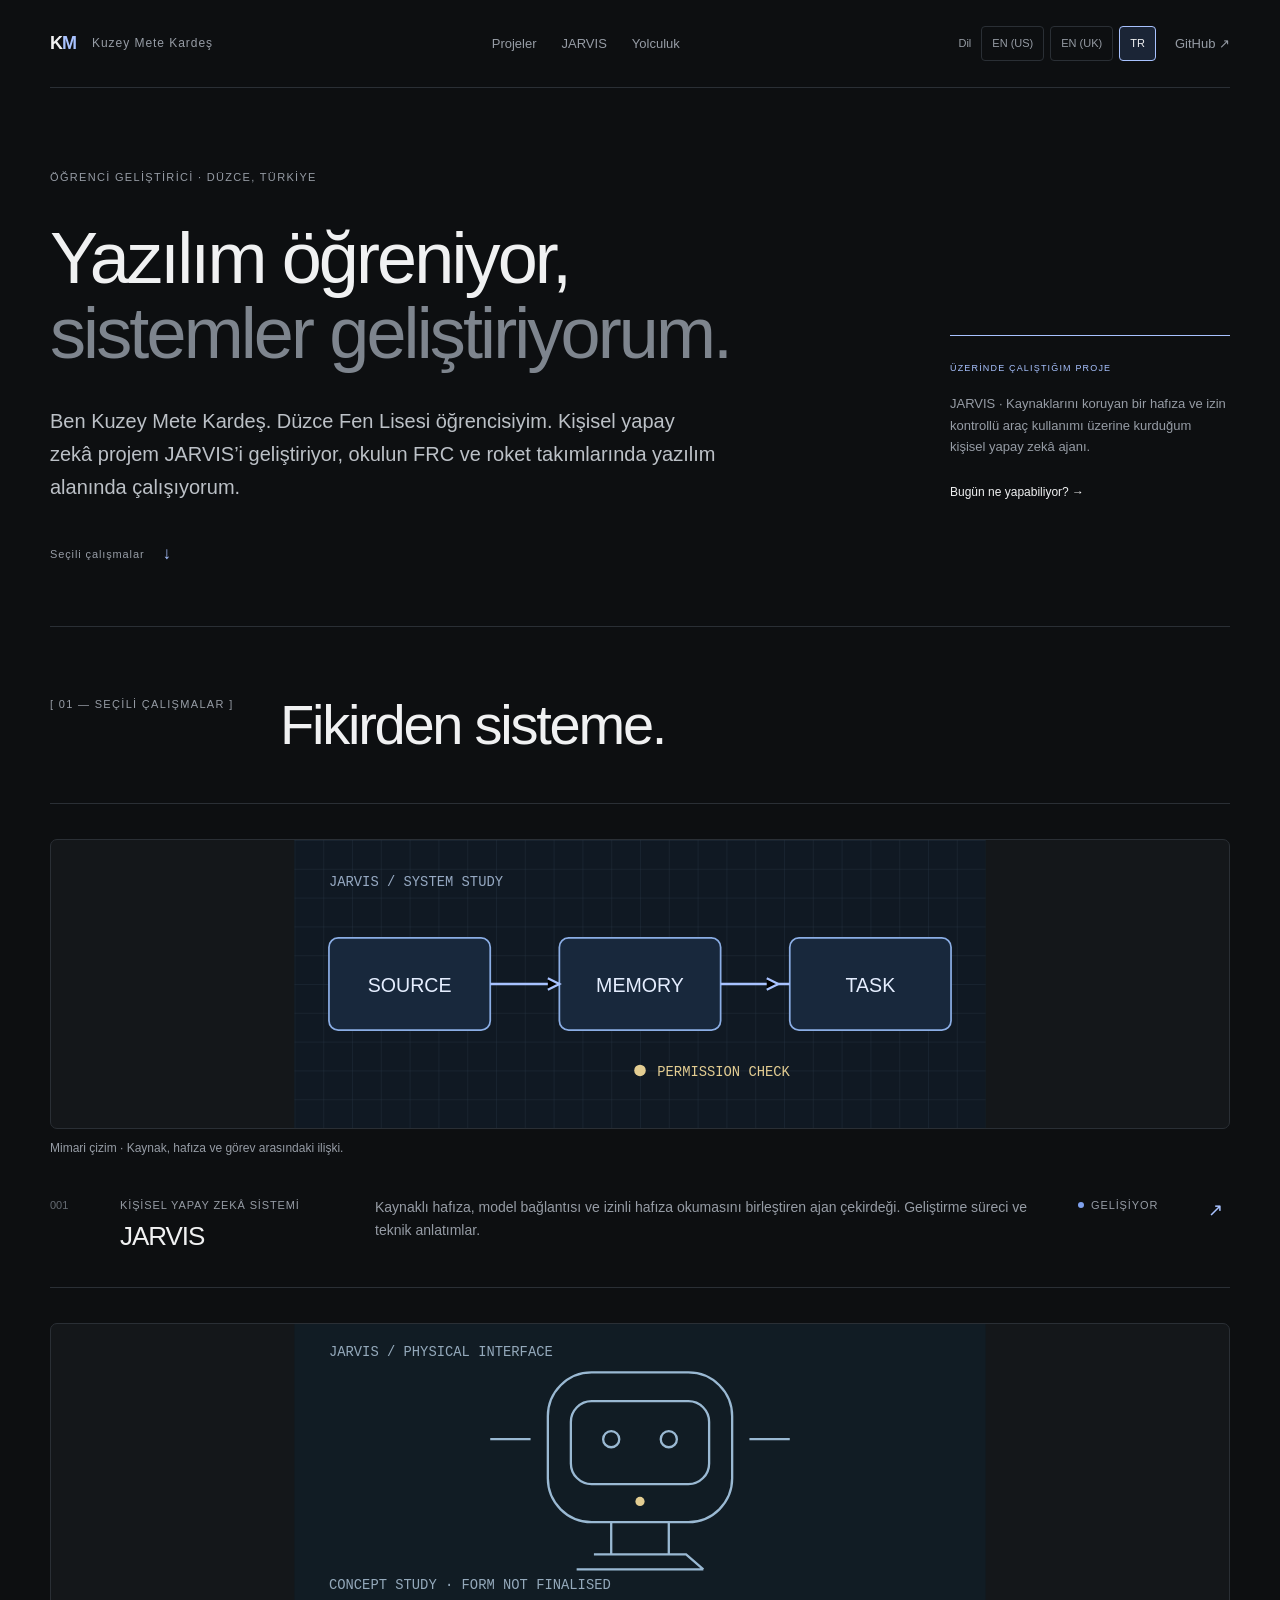
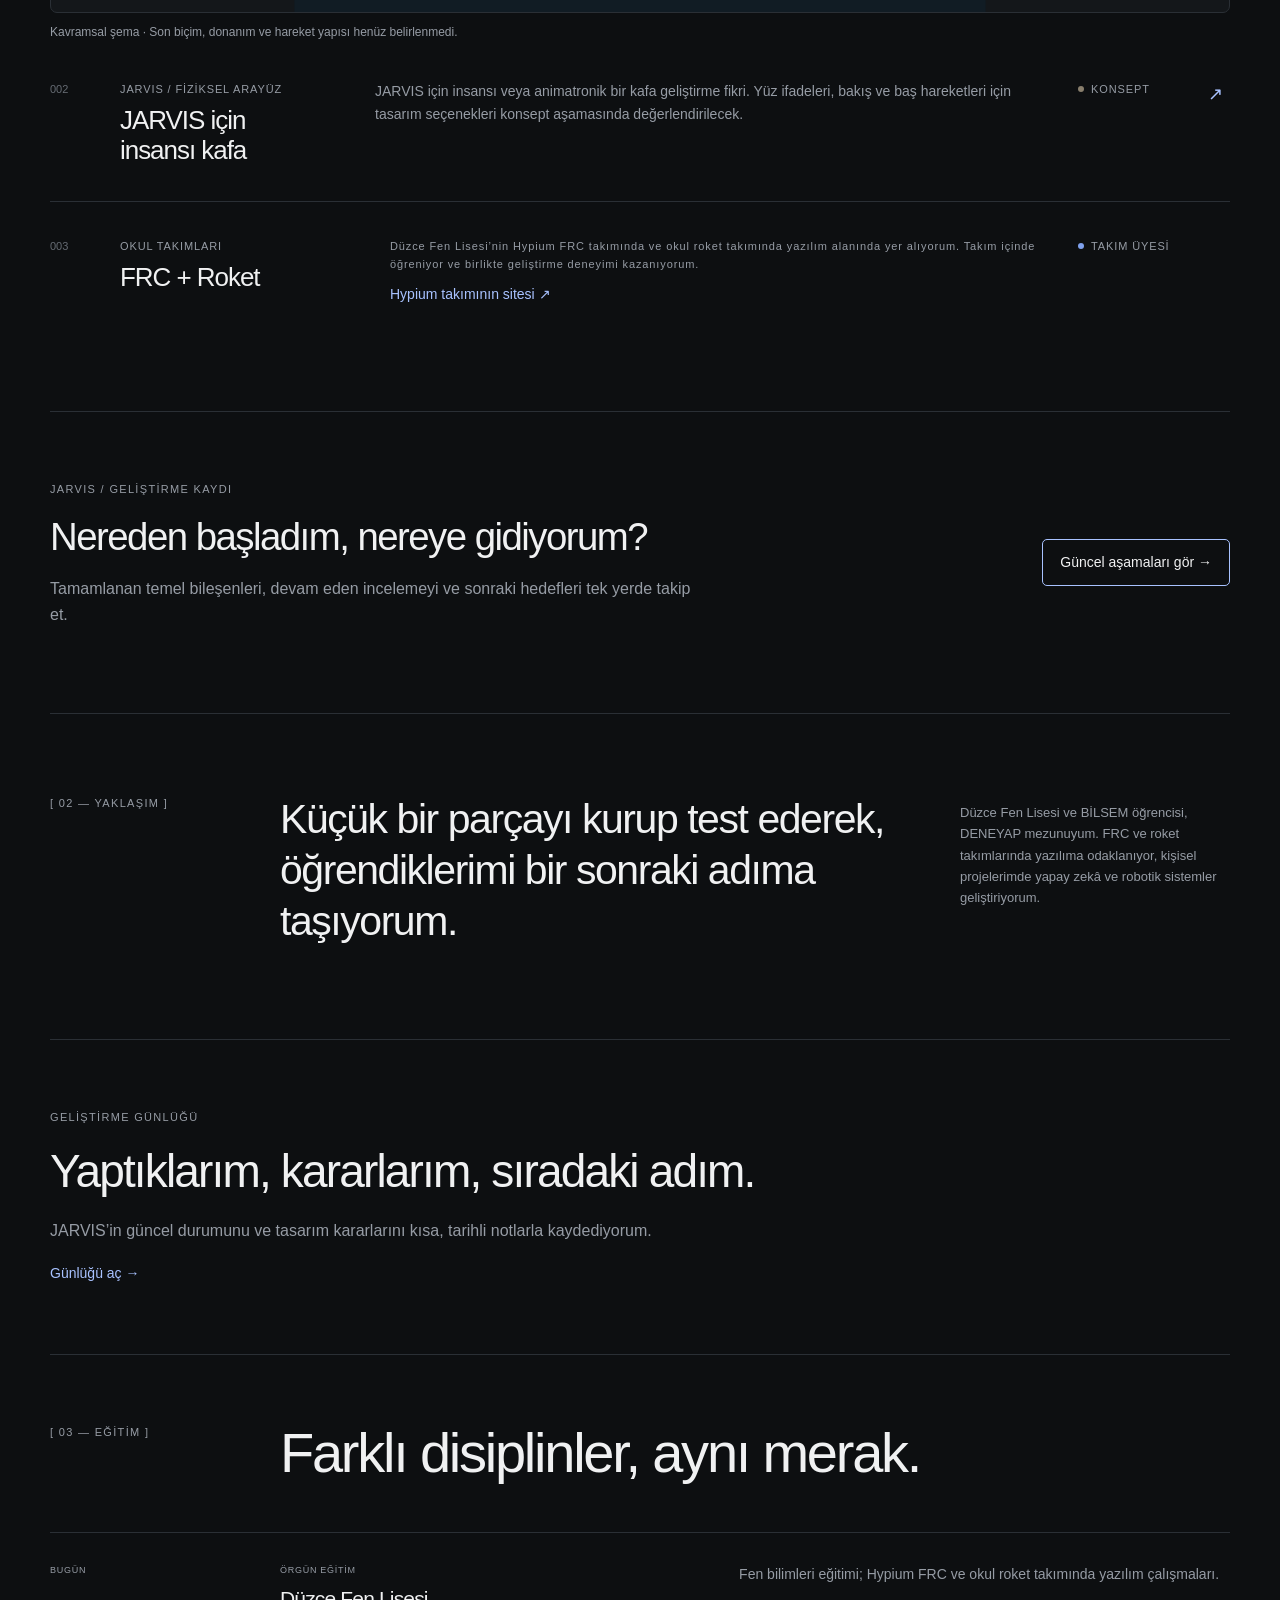
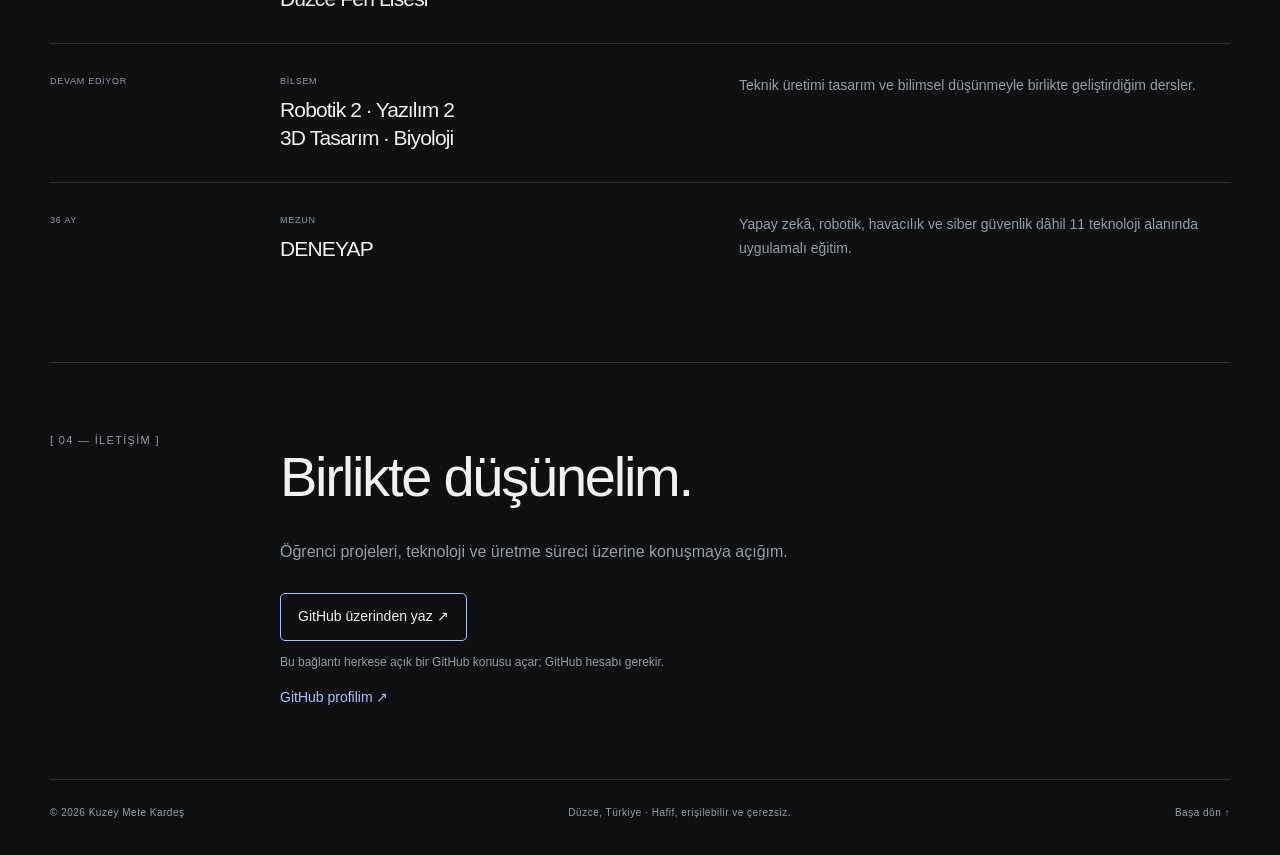
<file: index.html>
<!doctype html>
<html lang="tr" data-lang="tr">
<head>
  <meta charset="UTF-8" />
  <meta name="viewport" content="width=device-width,initial-scale=1" />
  <meta name="description" content="Kuzey Mete Kardeş — yapay zekâ, yazılım geliştirme, 3D tasarım ve robotik üzerine çalışan öğrenci geliştirici." />
  <meta name="theme-color" content="#0d0f11" />
  <title>Kuzey Mete Kardeş — Projeler ve Notlar</title>
  <link rel="icon" href="favicon.svg" type="image/svg+xml" />
  <link rel="stylesheet" href="styles.css?v=interface-6" />
</head>
<body id="top">
  <a class="skip-link tr" href="#icerik">İçeriğe geç</a>
  <a class="skip-link en" href="#icerik">Skip to content</a>

  <header class="site-header">
    <a class="wordmark" href="index.html" aria-label="Kuzey Mete Kardeş"><span>K</span><span>M</span></a>
    <p class="header-note">Kuzey Mete Kardeş</p>
    <nav aria-label="Ana menü / Main menu">
      <a class="tr" href="#projeler">Projeler</a><a class="en" href="#projeler">Projects</a>
      <a href="jarvis.html">JARVIS</a>
      <a class="tr" href="#yolculuk">Yolculuk</a><a class="en" href="#yolculuk">Journey</a>
    </nav>
    <div class="header-actions">
      <div class="language-picker" role="group" aria-label="Dil seçimi"><p><span class="tr">Dil</span><span class="en">Language</span></p><div class="language-options"><button type="button" data-locale="en-US" lang="en-US" aria-pressed="false">EN (US)</button><button type="button" data-locale="en-GB" lang="en-GB" aria-pressed="false">EN (UK)</button><button type="button" data-locale="tr" lang="tr" aria-pressed="true">TR</button></div></div>
      <a class="out-link" href="https://github.com/AKKSYkardes">GitHub ↗</a>
    </div>
  </header>

  <main id="icerik">
    <section class="hero">
      <p class="eyebrow reveal tr">ÖĞRENCİ GELİŞTİRİCİ · DÜZCE, TÜRKİYE</p>
      <p class="eyebrow reveal en">STUDENT DEVELOPER · DÜZCE, TÜRKİYE</p>
      <div class="hero-grid">
        <div>
          <h1 class="reveal tr">Yazılım öğreniyor,<br /><em>sistemler geliştiriyorum.</em></h1>
          <h1 class="reveal en">Learning software.<br /><em>Building systems.</em></h1>
          <p class="hero-copy reveal tr">Ben Kuzey Mete Kardeş. Düzce Fen Lisesi öğrencisiyim. Kişisel yapay zekâ projem JARVIS’i geliştiriyor, okulun FRC ve roket takımlarında yazılım alanında çalışıyorum.</p>
          <p class="hero-copy reveal en">I’m Kuzey Mete Kardeş, a student at Düzce Science High School. I develop my personal AI project JARVIS and work on software in my school’s FRC and rocket teams.</p>
        </div>
        <aside class="status-card reveal">
          <span class="tr">ÜZERİNDE ÇALIŞTIĞIM PROJE</span><span class="en">WHAT I’M BUILDING</span>
          <p class="tr">JARVIS · Kaynaklarını koruyan bir hafıza ve izin kontrollü araç kullanımı üzerine kurduğum kişisel yapay zekâ ajanı.</p>
          <p class="en">JARVIS · A personal AI agent built around memory with source history and permission-controlled tools.</p>
          <a href="jarvis.html"><span class="tr">Bugün ne yapabiliyor?</span><span class="en">What can it do today?</span> →</a>
        </aside>
      </div>
      <a class="scroll-cue" href="#projeler"><span class="tr">Seçili çalışmalar</span><span class="en">Selected work</span><b>↓</b></a>
    </section>




    <section class="work section-rule" id="projeler">
      <div class="section-heading reveal">
        <p class="section-code">[ 01 — <span class="tr">SEÇİLİ ÇALIŞMALAR</span><span class="en">SELECTED WORK</span> ]</p>
        <h2 class="tr">Fikirden sisteme.</h2><h2 class="en">From idea to system.</h2>
      </div>

      <a class="work-row reveal visual-work" href="jarvis.html"><figure class="project-art"><svg viewBox="0 0 600 250" aria-hidden="true" focusable="false"><defs><pattern id="grid" width="25" height="25" patternUnits="userSpaceOnUse"><path d="M 25 0 L 0 0 0 25" fill="none" stroke="#293543" stroke-width=".6"/></pattern></defs><rect width="600" height="250" fill="#101923"/><rect width="600" height="250" fill="url(#grid)"/><g fill="#18283c" stroke="#8baee5" stroke-width="1.5"><rect x="30" y="85" width="140" height="80" rx="8"/><rect x="230" y="85" width="140" height="80" rx="8"/><rect x="430" y="85" width="140" height="80" rx="8"/></g><g stroke="#a8c2ff" stroke-width="2"><path d="M170 125h60m140 0h60"/><path d="m220 120 10 5-10 5m190-10 10 5-10 5"/></g><g fill="#e5eeff" font-family="Arial,sans-serif" font-size="17" text-anchor="middle"><text x="100" y="132">SOURCE</text><text x="300" y="132">MEMORY</text><text x="500" y="132">TASK</text></g><text x="30" y="40" fill="#96a9c2" font-family="monospace" font-size="12">JARVIS / SYSTEM STUDY</text><circle cx="300" cy="200" r="5" fill="#e3cd92"/><text x="315" y="205" fill="#e3cd92" font-family="monospace" font-size="12">PERMISSION CHECK</text></svg><figcaption><span class="tr">Mimari çizim · Kaynak, hafıza ve görev arasındaki ilişki.</span><span class="en">Architecture sketch · Source, memory and task.</span></figcaption></figure>
        <span class="work-number">001</span>
        <div><p><span class="tr">KİŞİSEL YAPAY ZEKÂ SİSTEMİ</span><span class="en">PERSONAL AI SYSTEM</span></p><h3>JARVIS</h3></div>
        <p class="work-description tr">Kaynaklı hafıza, model bağlantısı ve izinli hafıza okumasını birleştiren ajan çekirdeği. Geliştirme süreci ve teknik anlatımlar.</p>
        <p class="work-description en">An agent core combining memory with source history, model access and authorised memory reads. Follow development and explore the technical notes.</p>
        <span class="work-state"><i></i><span class="tr">GELİŞİYOR</span><span class="en">IN PROGRESS</span></span><b class="row-arrow">↗</b>
      </a>

      <a class="work-row reveal visual-work" href="jarvis-head.html"><figure class="project-art"><svg viewBox="0 0 600 250" aria-hidden="true" focusable="false"><rect width="600" height="250" fill="#111c24"/><g fill="none" stroke="#9ab9d3" stroke-width="2"><rect x="220" y="42" width="160" height="130" rx="38"/><rect x="240" y="67" width="120" height="72" rx="18"/><path d="M275 172v28h50v-28M245 213h110M260 200h80l15 13M170 100h35m190 0h35"/><circle cx="275" cy="100" r="7"/><circle cx="325" cy="100" r="7"/></g><g fill="#94a9bb" font-family="monospace" font-size="12"><text x="30" y="28">JARVIS / PHYSICAL INTERFACE</text><text x="30" y="230">CONCEPT STUDY · FORM NOT FINALISED</text></g><circle cx="300" cy="154" r="4" fill="#e3cd92"/></svg><figcaption><span class="tr">Kavramsal şema · Son biçim, donanım ve hareket yapısı henüz belirlenmedi.</span><span class="en">Concept sketch · Final form, hardware and motion design are undecided.</span></figcaption></figure><span class="work-number">002</span><div><p><span class="tr">JARVIS / FİZİKSEL ARAYÜZ</span><span class="en">JARVIS / PHYSICAL INTERFACE</span></p><h3><span class="tr">JARVIS için<br />insansı kafa</span><span class="en">Humanoid head<br />for JARVIS</span></h3></div><p class="work-description"><span class="tr">JARVIS için insansı veya animatronik bir kafa geliştirme fikri. Yüz ifadeleri, bakış ve baş hareketleri için tasarım seçenekleri konsept aşamasında değerlendirilecek.</span><span class="en">A concept for a humanoid or animatronic head for JARVIS. Facial expression, gaze and head movement are directions to explore during design.</span></p><span class="work-state planned"><i></i><span class="tr">KONSEPT</span><span class="en">CONCEPT</span></span><b class="row-arrow">↗</b></a>

<article class="work-row reveal"><span class="work-number">003</span><div><p><span class="tr">OKUL TAKIMLARI</span><span class="en">SCHOOL TEAMS</span></p><h3>FRC + <span class="tr">Roket</span><span class="en">Rocket</span></h3></div><div class="team-description"><p><span class="tr">Düzce Fen Lisesi’nin Hypium FRC takımında ve okul roket takımında yazılım alanında yer alıyorum. Takım içinde öğreniyor ve birlikte geliştirme deneyimi kazanıyorum.</span><span class="en">I work on software in Hypium, the FRC team at Düzce Science High School, and in my school’s rocket team. I’m learning through teamwork and collaborative development.</span></p><a class="text-link" href="https://teamhypium.com.tr/"><span class="tr">Hypium takımının sitesi</span><span class="en">Hypium team website</span> ↗</a></div><span class="work-state"><i></i><span class="tr">TAKIM ÜYESİ</span><span class="en">TEAM MEMBER</span></span></article>
    </section><section class="section-rule progress-teaser"><div><p class="section-code">JARVIS / <span class="tr">GELİŞTİRME KAYDI</span><span class="en">DEVELOPMENT RECORD</span></p><h2><span class="tr">Nereden başladım, nereye gidiyorum?</span><span class="en">What’s built, what comes next?</span></h2><p><span class="tr">Tamamlanan temel bileşenleri, devam eden incelemeyi ve sonraki hedefleri tek yerde takip et.</span><span class="en">Follow the implemented foundations, ongoing review and next goals in one place.</span></p></div><a class="button-link" href="jarvis.html#ilerleme"><span class="tr">Güncel aşamaları gör</span><span class="en">See current milestones</span> →</a></section>    <section class="statement reveal" aria-label="Hakkımda / About">
      <p class="section-code">[ 02 — <span class="tr">YAKLAŞIM</span><span class="en">APPROACH</span> ]</p>
      <p class="statement-text tr">Küçük bir parçayı kurup test ederek, öğrendiklerimi bir sonraki adıma taşıyorum.</p>
      <p class="statement-text en">I build and test small pieces, then carry what I learn into the next step.</p>
      <div class="statement-note">
        <p class="tr">Düzce Fen Lisesi ve BİLSEM öğrencisi, DENEYAP mezunuyum. FRC ve roket takımlarında yazılıma odaklanıyor, kişisel projelerimde yapay zekâ ve robotik sistemler geliştiriyorum.</p>
        <p class="en">I study at Düzce Science High School and BİLSEM, and I am a DENEYAP graduate. I focus on software in the FRC and rocket teams and develop AI and robotics systems in my personal projects.</p>
      </div>
    </section>



<section class="section-rule log-teaser"><p class="section-code"><span class="tr">GELİŞTİRME GÜNLÜĞÜ</span><span class="en">BUILD LOG</span></p><h2><span class="tr">Yaptıklarım, kararlarım, sıradaki adım.</span><span class="en">Builds, decisions and what comes next.</span></h2><p><span class="tr">JARVIS’in güncel durumunu ve tasarım kararlarını kısa, tarihli notlarla kaydediyorum.</span><span class="en">Short, dated notes on the current state of JARVIS and the decisions behind it.</span></p><a class="text-link" href="jarvis-log.html"><span class="tr">Günlüğü aç</span><span class="en">Open the log</span> →</a></section>
    <section class="journey section-rule" id="yolculuk">
      <div class="section-heading reveal">
        <p class="section-code">[ 03 — <span class="tr">EĞİTİM</span><span class="en">EDUCATION</span> ]</p>
        <h2 class="tr">Farklı disiplinler, aynı merak.</h2><h2 class="en">Different disciplines, one curiosity.</h2>
      </div>
      <div class="timeline">
        <article class="reveal"><span><span class="tr">BUGÜN</span><span class="en">NOW</span></span><div><p class="tr">ÖRGÜN EĞİTİM</p><p class="en">FORMAL EDUCATION</p><h3>Düzce Fen Lisesi</h3></div><p class="tr">Fen bilimleri eğitimi; Hypium FRC ve okul roket takımında yazılım çalışmaları.</p><p class="en">Science education and software work in Hypium FRC and the school rocket team.</p></article>
        <article class="reveal"><span><span class="tr">DEVAM EDİYOR</span><span class="en">ONGOING</span></span><div><p>BİLSEM</p><h3><span class="tr">Robotik 2 · Yazılım 2<br />3D Tasarım · Biyoloji</span><span class="en">Robotics 2 · Software 2<br />3D Design · Biology</span></h3></div><p class="tr">Teknik üretimi tasarım ve bilimsel düşünmeyle birlikte geliştirdiğim dersler.</p><p class="en">Courses where I develop practical skills alongside design and scientific thinking.</p></article>
        <article class="reveal"><span><span class="tr">36 AY</span><span class="en">36 MONTHS</span></span><div><p class="tr">MEZUN</p><p class="en">GRADUATE</p><h3>DENEYAP</h3></div><p class="tr">Yapay zekâ, robotik, havacılık ve siber güvenlik dâhil 11 teknoloji alanında uygulamalı eğitim.</p><p class="en">Hands-on education across 11 technology fields, including AI, robotics, aviation and cybersecurity.</p></article>
      </div>
    </section>

    <section class="contact section-rule reveal" id="iletisim">
      <p class="section-code">[ 04 — <span class="tr">İLETİŞİM</span><span class="en">CONTACT</span> ]</p>
      <div><h2 class="tr">Birlikte düşünelim.</h2><h2 class="en">Let's think together.</h2><p class="tr">Öğrenci projeleri, teknoloji ve üretme süreci üzerine konuşmaya açığım.</p><p class="en">I am open to conversations about student projects, technology and the process of making.</p><a class="button-link" href="https://github.com/AKKSYkardes/AKKSYkardes.github.io/issues/new?title=Merhaba"><span class="tr">GitHub üzerinden yaz</span><span class="en">Get in touch on GitHub</span> ↗</a><p><span class="tr">Bu bağlantı herkese açık bir GitHub konusu açar; GitHub hesabı gerekir.</span><span class="en">This opens a public GitHub issue and requires a GitHub account.</span></p><a href="https://github.com/AKKSYkardes"><span class="tr">GitHub profilim</span><span class="en">My GitHub profile</span> ↗</a></div>
    </section>
  </main>

  <footer><p>© <span id="year"></span> Kuzey Mete Kardeş</p><p class="tr">Düzce, Türkiye · Hafif, erişilebilir ve çerezsiz.</p><p class="en">Düzce, Türkiye · Lightweight, accessible and cookie-free.</p><a href="#top"><span class="tr">Başa dön</span><span class="en">Back to top</span> ↑</a></footer>
  <script src="script.js?v=interface-6"></script>
  <script src="progress.js?v=interface-6" defer></script>
</body>
</html>
</file>
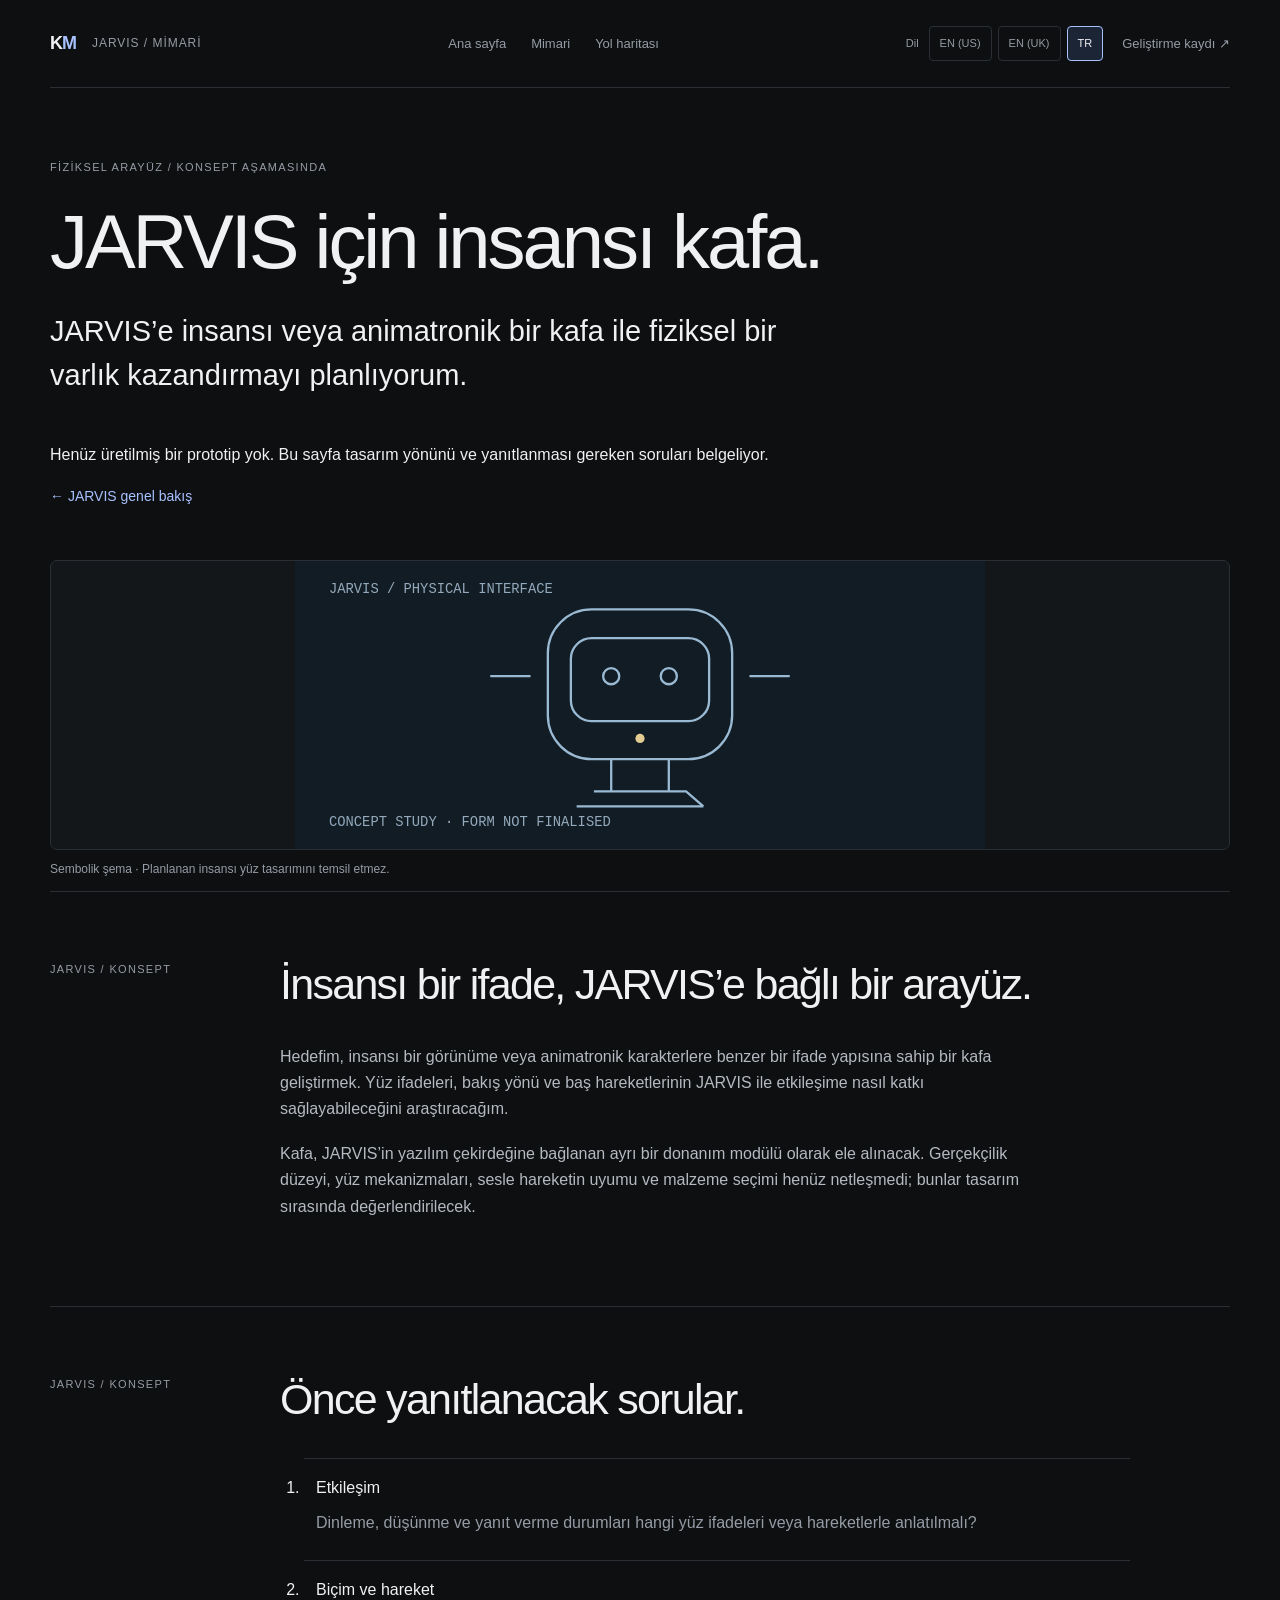
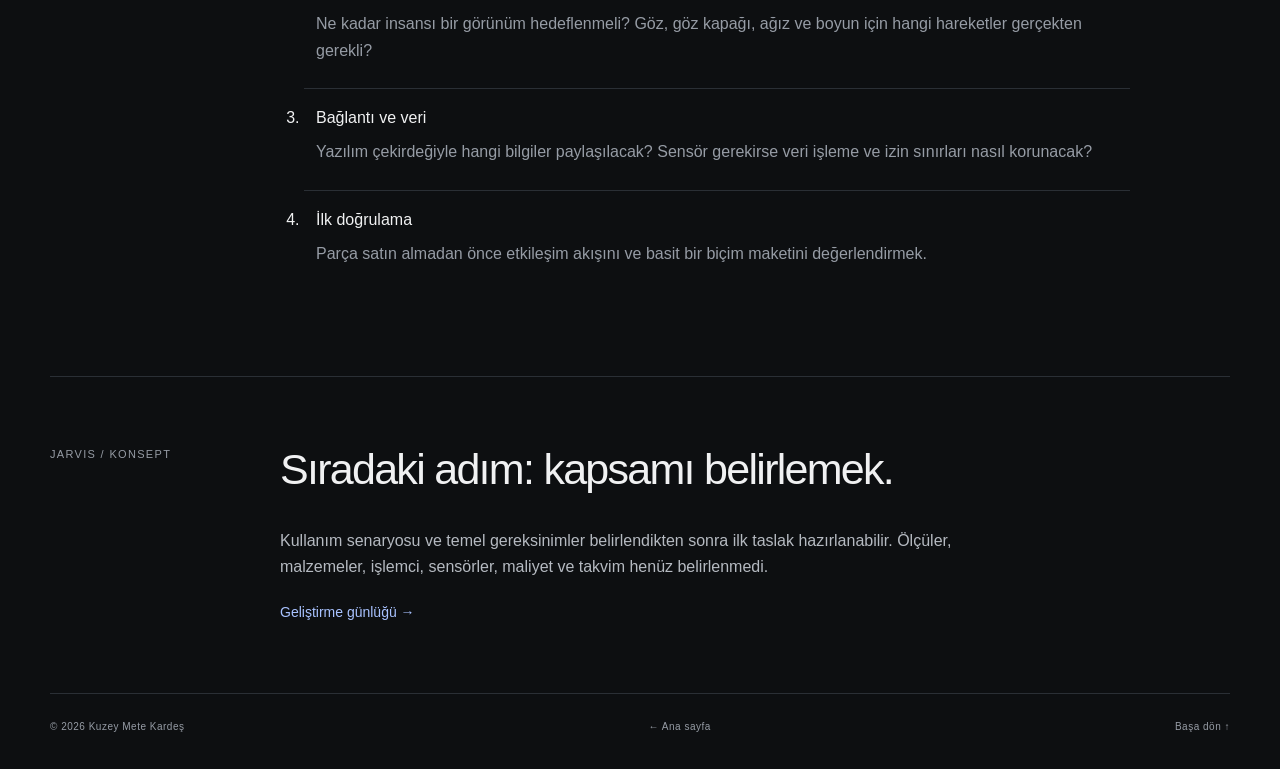
<file: iron-man.html>
<!doctype html><html lang="tr"><head><meta charset="utf-8"><meta name="viewport" content="width=device-width,initial-scale=1"><meta name="robots" content="noindex"><meta http-equiv="refresh" content="0;url=jarvis-head.html"><link rel="canonical" href="https://akksykardes.github.io/jarvis-head.html"><title>JARVIS</title></head><body><p><a href="jarvis-head.html">JARVIS — Fiziksel arayüz / Physical interface →</a></p></body></html>
</file>
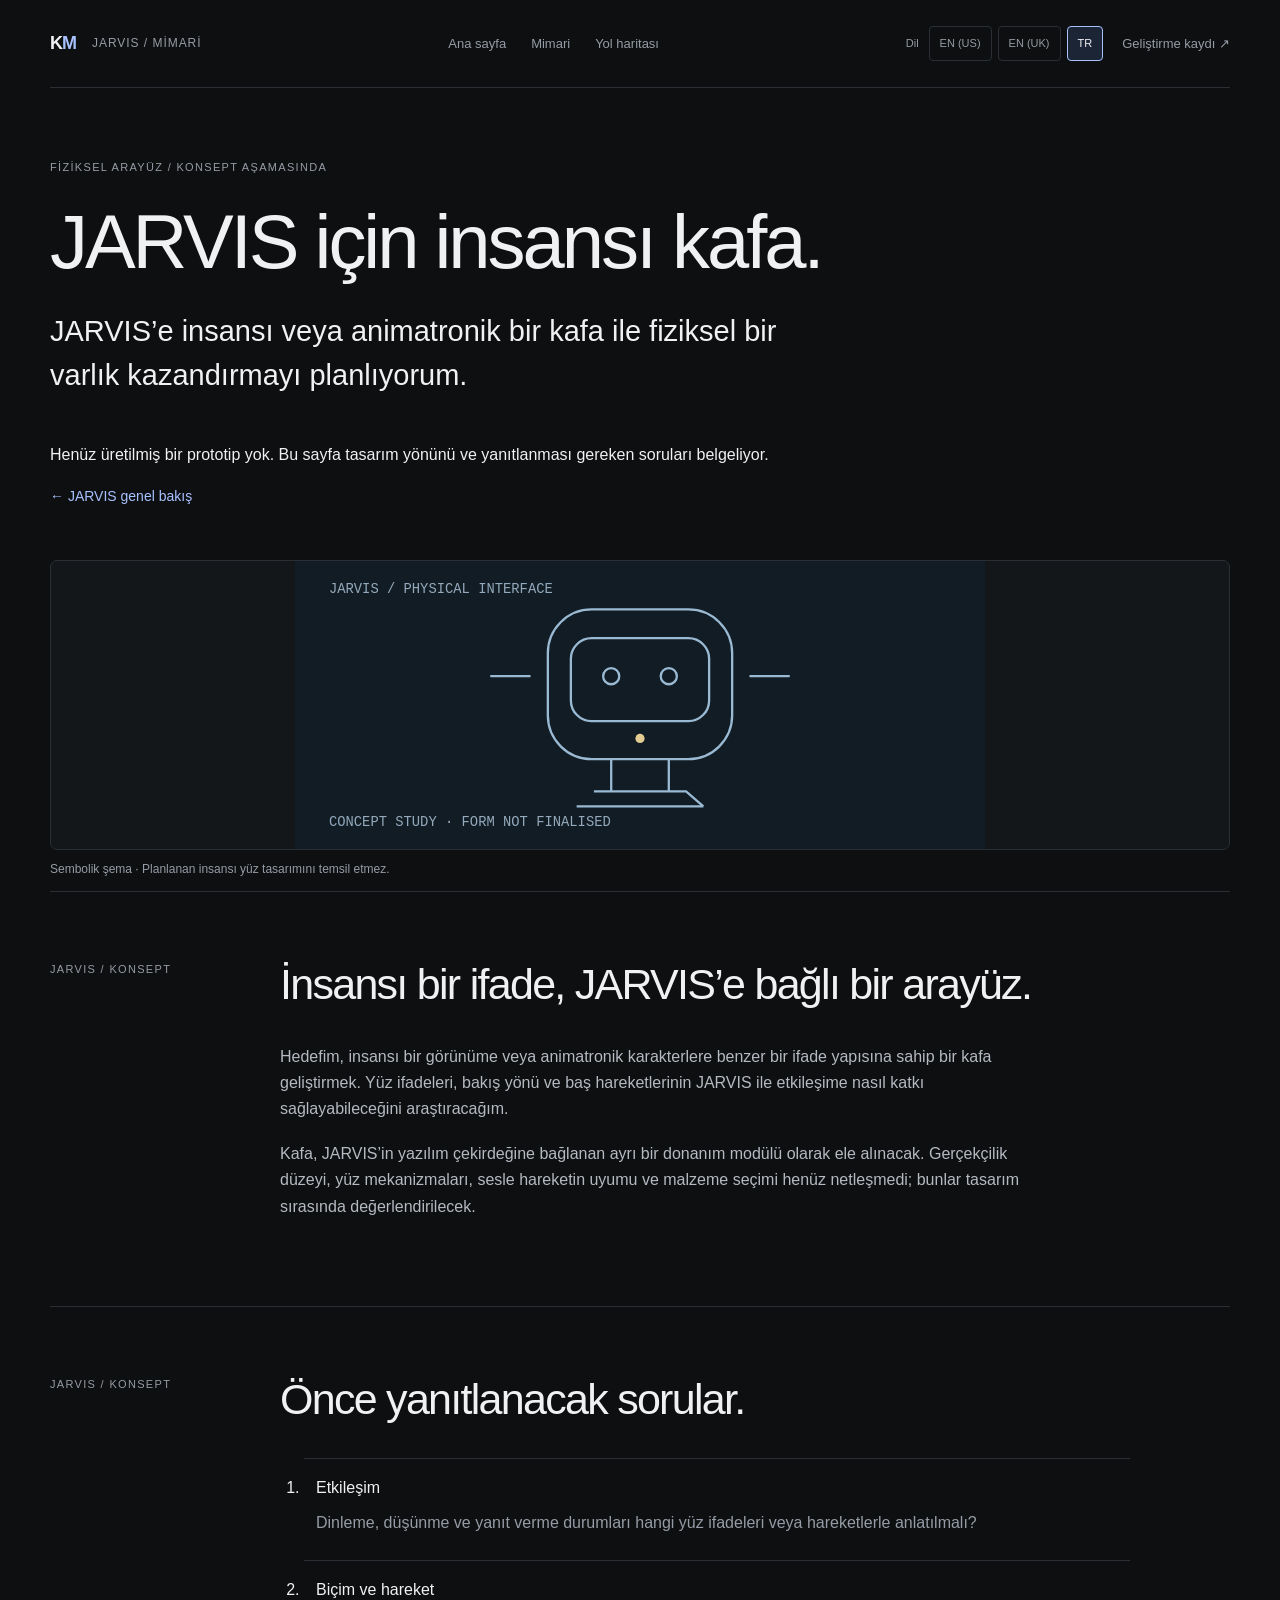
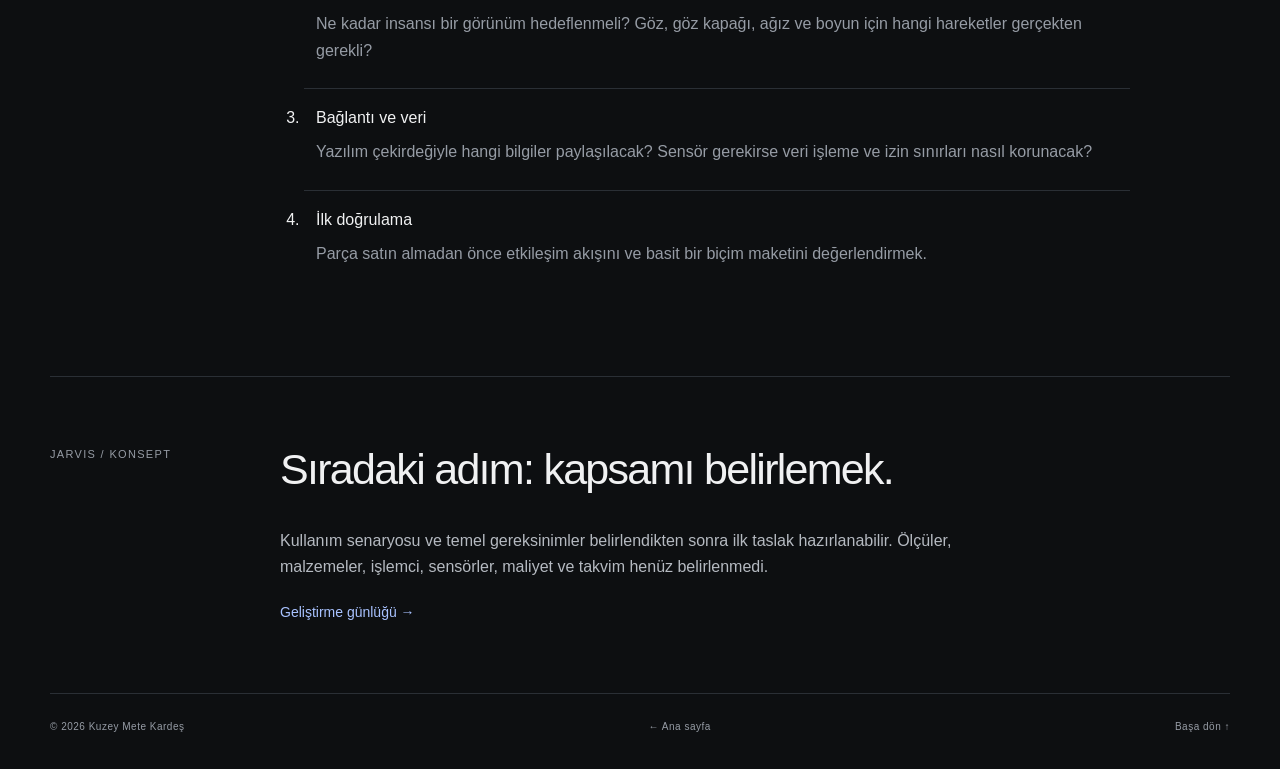
<file: jarvis-head.html>
<!doctype html>
<html lang="tr" data-lang="tr">
<head>
  <meta charset="UTF-8" /><meta name="viewport" content="width=device-width,initial-scale=1" />
  <meta name="description" content="JARVIS için fiziksel bir arayüz ve insansı / animatronik kafa geliştirme fikri. Konsept aşaması, amaçlar ve açık tasarım soruları." />
  <meta name="theme-color" content="#0d0f11" /><title>JARVIS — İnsansı Kafa Konsepti</title>
  <link rel="icon" href="favicon.svg" type="image/svg+xml" /><link rel="stylesheet" href="styles.css?v=interface-6" />
</head>
<body id="top">
  <a class="skip-link tr" href="#icerik">İçeriğe geç</a><a class="skip-link en" href="#icerik">Skip to content</a>
  <header class="site-header">
    <a class="wordmark" href="index.html"><span>K</span><span>M</span></a><p class="header-note"><span class="tr">JARVIS / MİMARİ</span><span class="en">JARVIS / ARCHITECTURE</span></p>
    <nav aria-label="Site"><a href="index.html"><span class="tr">Ana sayfa</span><span class="en">Home</span></a><a href="jarvis.html#mimari"><span class="tr">Mimari</span><span class="en">Architecture</span></a><a href="jarvis.html#ilerleme"><span class="tr">Yol haritası</span><span class="en">Roadmap</span></a></nav>
    <div class="header-actions"><div class="language-picker" role="group" aria-label="Dil seçimi"><p><span class="tr">Dil</span><span class="en">Language</span></p><div class="language-options"><button type="button" data-locale="en-US" lang="en-US" aria-pressed="false">EN (US)</button><button type="button" data-locale="en-GB" lang="en-GB" aria-pressed="false">EN (UK)</button><button type="button" data-locale="tr" lang="tr" aria-pressed="true">TR</button></div></div><a class="out-link" href="https://github.com/AKKSYkardes/AKKSYkardes.github.io/issues/1"><span class="tr">Geliştirme kaydı ↗</span><span class="en">Development record ↗</span></a></div>
  </header>

<main id="icerik" class="project-page"><section class="project-hero"><p class="eyebrow"><span class="tr">FİZİKSEL ARAYÜZ / KONSEPT AŞAMASINDA</span><span class="en">PHYSICAL INTERFACE / CONCEPT STAGE</span></p><h1 class="log-title"><span class="tr">JARVIS için insansı kafa.</span><span class="en">A humanoid head for JARVIS.</span></h1><p class="project-lead"><span class="tr">JARVIS’e insansı veya animatronik bir kafa ile fiziksel bir varlık kazandırmayı planlıyorum.</span><span class="en">I plan to give JARVIS a physical presence through a humanoid or animatronic head.</span></p><p><span class="tr">Henüz üretilmiş bir prototip yok. Bu sayfa tasarım yönünü ve yanıtlanması gereken soruları belgeliyor.</span><span class="en">There is no built prototype yet. This page records the design direction and questions still to resolve.</span></p><a class="text-link" href="jarvis.html">← <span class="tr">JARVIS genel bakış</span><span class="en">JARVIS overview</span></a></section><figure class="project-art"><svg viewBox="0 0 600 250" aria-hidden="true" focusable="false"><rect width="600" height="250" fill="#111c24"/><g fill="none" stroke="#9ab9d3" stroke-width="2"><rect x="220" y="42" width="160" height="130" rx="38"/><rect x="240" y="67" width="120" height="72" rx="18"/><path d="M275 172v28h50v-28M245 213h110M260 200h80l15 13M170 100h35m190 0h35"/><circle cx="275" cy="100" r="7"/><circle cx="325" cy="100" r="7"/></g><g fill="#94a9bb" font-family="monospace" font-size="12"><text x="30" y="28">JARVIS / PHYSICAL INTERFACE</text><text x="30" y="230">CONCEPT STUDY · FORM NOT FINALISED</text></g><circle cx="300" cy="154" r="4" fill="#e3cd92"/></svg><figcaption><span class="tr">Sembolik şema · Planlanan insansı yüz tasarımını temsil etmez.</span><span class="en">Symbolic diagram · Does not represent the planned humanoid face design.</span></figcaption></figure><section class="longform section-rule"><p class="section-code">JARVIS / <span class="tr">KONSEPT</span><span class="en">CONCEPT</span></p><div class="longform-body"><h2><span class="tr">İnsansı bir ifade, JARVIS’e bağlı bir arayüz.</span><span class="en">Humanlike expression, connected to JARVIS.</span></h2><p><span class="tr">Hedefim, insansı bir görünüme veya animatronik karakterlere benzer bir ifade yapısına sahip bir kafa geliştirmek. Yüz ifadeleri, bakış yönü ve baş hareketlerinin JARVIS ile etkileşime nasıl katkı sağlayabileceğini araştıracağım.</span><span class="en">My goal is a head with a humanoid appearance or an expressive design inspired by animatronic characters. I will explore how facial expressions, gaze direction and head movement could support interaction with JARVIS.</span></p><p><span class="tr">Kafa, JARVIS’in yazılım çekirdeğine bağlanan ayrı bir donanım modülü olarak ele alınacak. Gerçekçilik düzeyi, yüz mekanizmaları, sesle hareketin uyumu ve malzeme seçimi henüz netleşmedi; bunlar tasarım sırasında değerlendirilecek.</span><span class="en">The head will be a separate hardware module connected to the JARVIS software core. The degree of realism, facial mechanisms, coordination between speech and movement, and materials are still design questions.</span></p></div></section><section class="longform section-rule"><p class="section-code">JARVIS / <span class="tr">KONSEPT</span><span class="en">CONCEPT</span></p><div class="longform-body"><h2><span class="tr">Önce yanıtlanacak sorular.</span><span class="en">Questions to answer first.</span></h2><ol class="scenario"><li><strong><span class="tr">Etkileşim</span><span class="en">Interaction</span></strong><p><span class="tr">Dinleme, düşünme ve yanıt verme durumları hangi yüz ifadeleri veya hareketlerle anlatılmalı?</span><span class="en">Which expressions or movements should communicate listening, processing and responding?</span></p></li><li><strong><span class="tr">Biçim ve hareket</span><span class="en">Form and motion</span></strong><p><span class="tr">Ne kadar insansı bir görünüm hedeflenmeli? Göz, göz kapağı, ağız ve boyun için hangi hareketler gerçekten gerekli?</span><span class="en">How humanlike should it look? Which movements are needed for the eyes, eyelids, mouth and neck?</span></p></li><li><strong><span class="tr">Bağlantı ve veri</span><span class="en">Connection and data</span></strong><p><span class="tr">Yazılım çekirdeğiyle hangi bilgiler paylaşılacak? Sensör gerekirse veri işleme ve izin sınırları nasıl korunacak?</span><span class="en">What information should pass to the software core? If sensors are needed, how should data handling and permission boundaries work?</span></p></li><li><strong><span class="tr">İlk doğrulama</span><span class="en">First validation</span></strong><p><span class="tr">Parça satın almadan önce etkileşim akışını ve basit bir biçim maketini değerlendirmek.</span><span class="en">Evaluate the interaction flow and a simple form mock-up before purchasing components.</span></p></li></ol></div></section><section class="longform section-rule"><p class="section-code">JARVIS / <span class="tr">KONSEPT</span><span class="en">CONCEPT</span></p><div class="longform-body"><h2><span class="tr">Sıradaki adım: kapsamı belirlemek.</span><span class="en">Next step: define the scope.</span></h2><p><span class="tr">Kullanım senaryosu ve temel gereksinimler belirlendikten sonra ilk taslak hazırlanabilir. Ölçüler, malzemeler, işlemci, sensörler, maliyet ve takvim henüz belirlenmedi.</span><span class="en">An initial design can follow once the use case and basic requirements are defined. Dimensions, materials, processor, sensors, cost and schedule are undecided.</span></p><a class="text-link" href="jarvis-log.html"><span class="tr">Geliştirme günlüğü</span><span class="en">Build log</span> →</a></div></section></main>  <footer><p>© <span id="year"></span> Kuzey Mete Kardeş</p><a href="index.html">← <span class="tr">Ana sayfa</span><span class="en">Home</span></a><a href="#top"><span class="tr">Başa dön</span><span class="en">Back to top</span> ↑</a></footer>
  <script src="script.js?v=interface-6"></script>
  <script src="progress.js?v=interface-6" defer></script>
</body>
</html>
</file>
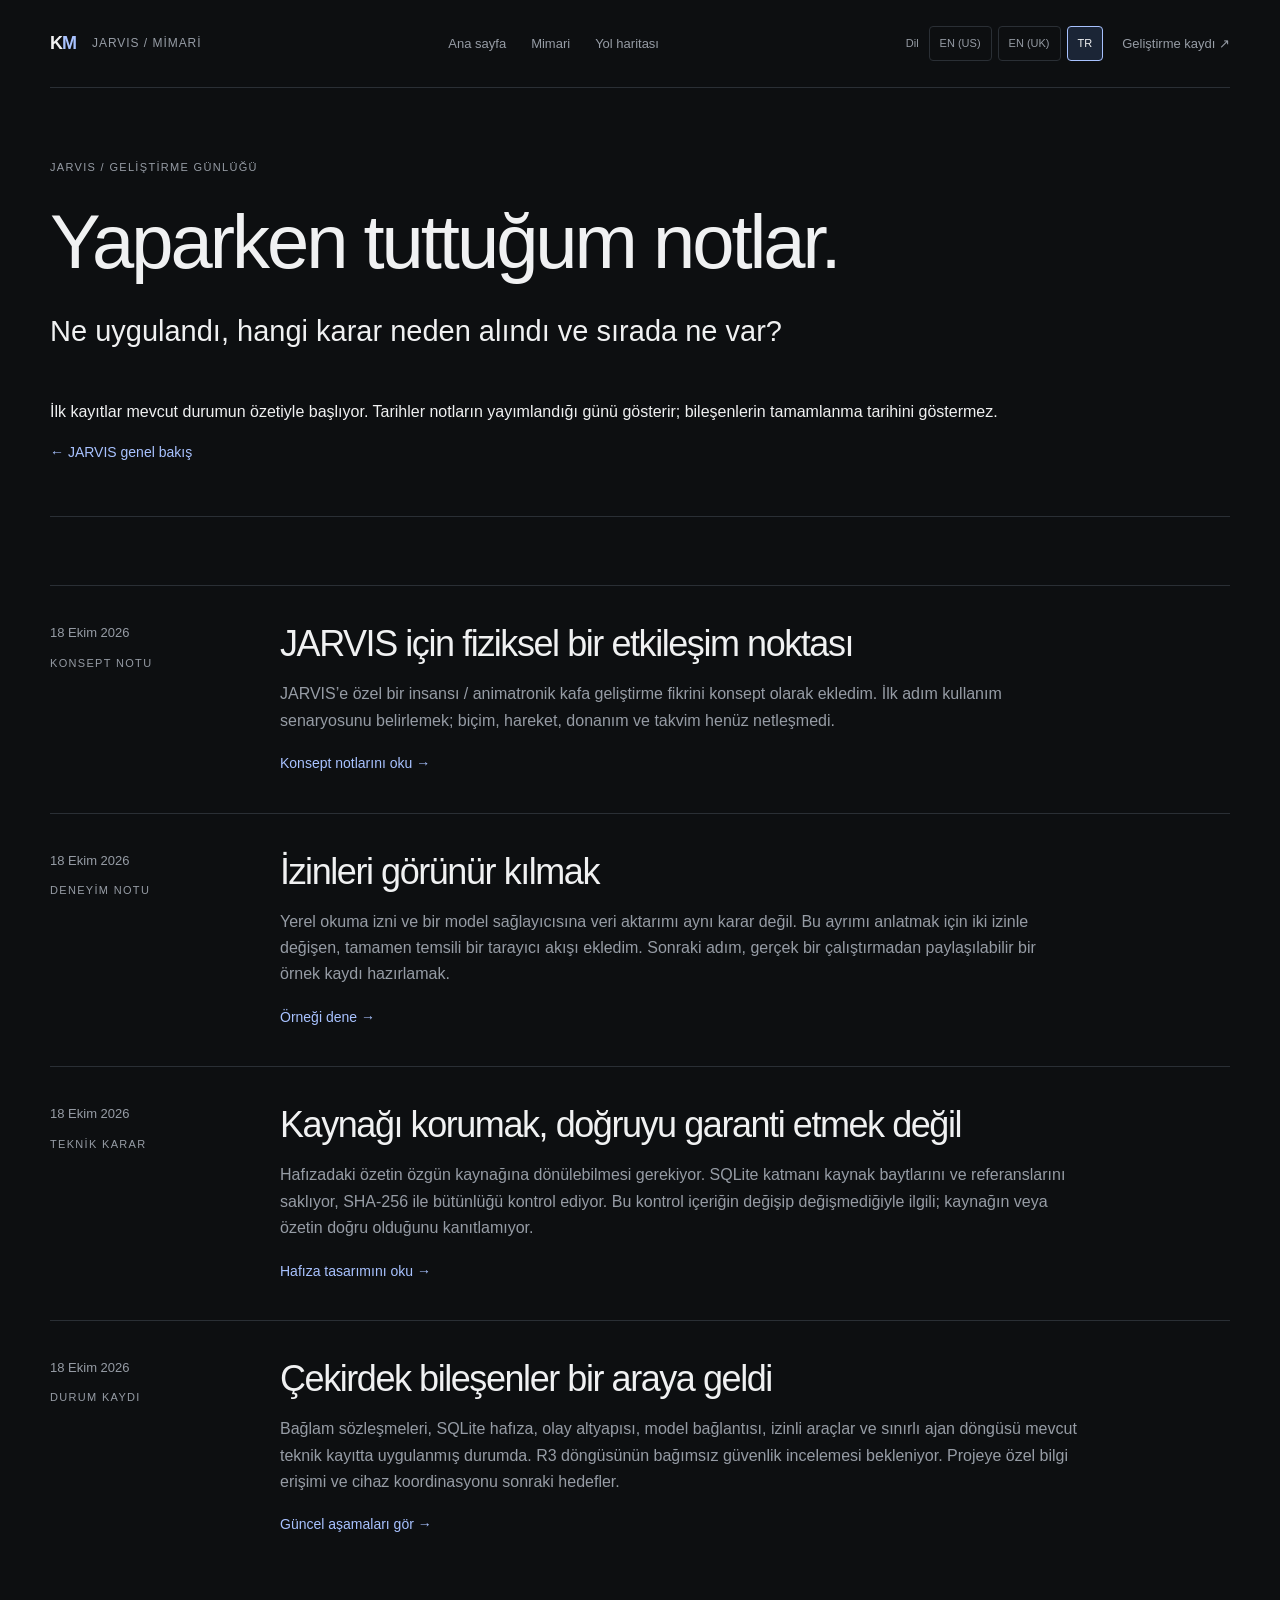
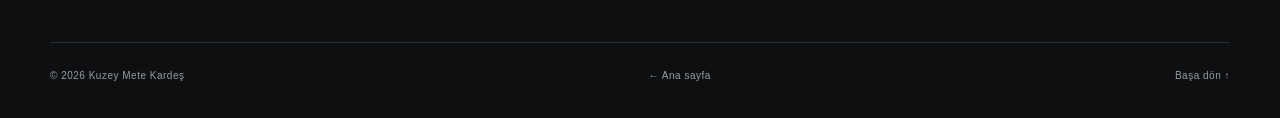
<file: jarvis-log.html>
<!doctype html>
<html lang="tr" data-lang="tr">
<head>
  <meta charset="UTF-8" /><meta name="viewport" content="width=device-width,initial-scale=1" />
  <meta name="description" content="JARVIS kişisel yapay zekâ ajanının amacı, mimarisi, hafıza modeli ve geliştirme planı." />
  <meta name="theme-color" content="#0d0f11" /><title>JARVIS — Geliştirme Günlüğü</title>
  <link rel="icon" href="favicon.svg" type="image/svg+xml" /><link rel="stylesheet" href="styles.css?v=interface-6" />
</head>
<body id="top">
  <a class="skip-link tr" href="#icerik">İçeriğe geç</a><a class="skip-link en" href="#icerik">Skip to content</a>
  <header class="site-header">
    <a class="wordmark" href="index.html"><span>K</span><span>M</span></a><p class="header-note"><span class="tr">JARVIS / MİMARİ</span><span class="en">JARVIS / ARCHITECTURE</span></p>
    <nav aria-label="Site"><a href="index.html"><span class="tr">Ana sayfa</span><span class="en">Home</span></a><a href="jarvis.html#mimari"><span class="tr">Mimari</span><span class="en">Architecture</span></a><a href="jarvis.html#ilerleme"><span class="tr">Yol haritası</span><span class="en">Roadmap</span></a></nav>
    <div class="header-actions"><div class="language-picker" role="group" aria-label="Dil seçimi"><p><span class="tr">Dil</span><span class="en">Language</span></p><div class="language-options"><button type="button" data-locale="en-US" lang="en-US" aria-pressed="false">EN (US)</button><button type="button" data-locale="en-GB" lang="en-GB" aria-pressed="false">EN (UK)</button><button type="button" data-locale="tr" lang="tr" aria-pressed="true">TR</button></div></div><a class="out-link" href="https://github.com/AKKSYkardes/AKKSYkardes.github.io/issues/1"><span class="tr">Geliştirme kaydı ↗</span><span class="en">Development record ↗</span></a></div>
  </header>

<main id="icerik" class="project-page"><section class="project-hero"><p class="eyebrow">JARVIS / <span class="tr">GELİŞTİRME GÜNLÜĞÜ</span><span class="en">BUILD LOG</span></p><h1 class="log-title"><span class="tr">Yaparken tuttuğum notlar.</span><span class="en">Notes from the build.</span></h1><p class="project-lead"><span class="tr">Ne uygulandı, hangi karar neden alındı ve sırada ne var?</span><span class="en">What is implemented, why decisions were made, and what comes next?</span></p><p><span class="tr">İlk kayıtlar mevcut durumun özetiyle başlıyor. Tarihler notların yayımlandığı günü gösterir; bileşenlerin tamamlanma tarihini göstermez.</span><span class="en">The first entries start with a snapshot of the current state. Dates refer to publication of these notes, not completion of the components.</span></p><a class="text-link" href="jarvis.html">← <span class="tr">JARVIS genel bakış</span><span class="en">JARVIS overview</span></a></section><section class="section-rule"><article class="log-entry"><div><time datetime="2026-10-18"><span class="tr">18 Ekim 2026</span><span class="en">18 October 2026</span></time><p class="section-code"><span class="tr">KONSEPT NOTU</span><span class="en">CONCEPT NOTE</span></p></div><div><h2><span class="tr">JARVIS için fiziksel bir etkileşim noktası</span><span class="en">A physical point of interaction for JARVIS</span></h2><p><span class="tr">JARVIS’e özel bir insansı / animatronik kafa geliştirme fikrini konsept olarak ekledim. İlk adım kullanım senaryosunu belirlemek; biçim, hareket, donanım ve takvim henüz netleşmedi.</span><span class="en">I added the idea of a dedicated humanoid / animatronic head for JARVIS as a concept. The first step is defining a use case; form, movement, hardware and schedule remain undecided.</span></p><a class="text-link" href="jarvis-head.html"><span class="tr">Konsept notlarını oku</span><span class="en">Read the concept notes</span> →</a></div></article><article class="log-entry"><div><time datetime="2026-10-18"><span class="tr">18 Ekim 2026</span><span class="en">18 October 2026</span></time><p class="section-code"><span class="tr">DENEYİM NOTU</span><span class="en">EXPERIENCE NOTE</span></p></div><div><h2><span class="tr">İzinleri görünür kılmak</span><span class="en">Making permissions visible</span></h2><p><span class="tr">Yerel okuma izni ve bir model sağlayıcısına veri aktarımı aynı karar değil. Bu ayrımı anlatmak için iki izinle değişen, tamamen temsili bir tarayıcı akışı ekledim. Sonraki adım, gerçek bir çalıştırmadan paylaşılabilir bir örnek kaydı hazırlamak.</span><span class="en">Local read access and sharing data with a model provider are separate decisions. I added an illustrative browser flow with two grants to explain the distinction. A next step is preparing a shareable record from a real execution.</span></p><a class="text-link" href="jarvis.html#simulasyon"><span class="tr">Örneği dene</span><span class="en">Try the example</span> →</a></div></article><article class="log-entry"><div><time datetime="2026-10-18"><span class="tr">18 Ekim 2026</span><span class="en">18 October 2026</span></time><p class="section-code"><span class="tr">TEKNİK KARAR</span><span class="en">TECHNICAL DECISION</span></p></div><div><h2><span class="tr">Kaynağı korumak, doğruyu garanti etmek değil</span><span class="en">Preserving sources does not guarantee truth</span></h2><p><span class="tr">Hafızadaki özetin özgün kaynağına dönülebilmesi gerekiyor. SQLite katmanı kaynak baytlarını ve referanslarını saklıyor, SHA-256 ile bütünlüğü kontrol ediyor. Bu kontrol içeriğin değişip değişmediğiyle ilgili; kaynağın veya özetin doğru olduğunu kanıtlamıyor.</span><span class="en">A memory summary needs a path back to its original source. The SQLite layer stores source bytes and references and checks integrity with SHA-256. This checks for content changes; it does not prove the source or summary is true.</span></p><a class="text-link" href="jarvis-memory.html"><span class="tr">Hafıza tasarımını oku</span><span class="en">Read about the memory design</span> →</a></div></article><article class="log-entry"><div><time datetime="2026-10-18"><span class="tr">18 Ekim 2026</span><span class="en">18 October 2026</span></time><p class="section-code"><span class="tr">DURUM KAYDI</span><span class="en">STATUS SNAPSHOT</span></p></div><div><h2><span class="tr">Çekirdek bileşenler bir araya geldi</span><span class="en">Core components are connected</span></h2><p><span class="tr">Bağlam sözleşmeleri, SQLite hafıza, olay altyapısı, model bağlantısı, izinli araçlar ve sınırlı ajan döngüsü mevcut teknik kayıtta uygulanmış durumda. R3 döngüsünün bağımsız güvenlik incelemesi bekleniyor. Projeye özel bilgi erişimi ve cihaz koordinasyonu sonraki hedefler.</span><span class="en">The current technical record reports implemented context contracts, SQLite memory, events, model access, permission-controlled tools and a bounded agent loop. Independent security review of R3 is pending. Project-aware retrieval and device coordination remain goals.</span></p><a class="text-link" href="jarvis.html#ilerleme"><span class="tr">Güncel aşamaları gör</span><span class="en">See current milestones</span> →</a></div></article></section></main>  <footer><p>© <span id="year"></span> Kuzey Mete Kardeş</p><a href="index.html">← <span class="tr">Ana sayfa</span><span class="en">Home</span></a><a href="#top"><span class="tr">Başa dön</span><span class="en">Back to top</span> ↑</a></footer>
  <script src="script.js?v=interface-6"></script>
  <script src="progress.js?v=interface-6" defer></script>
</body>
</html>
</file>
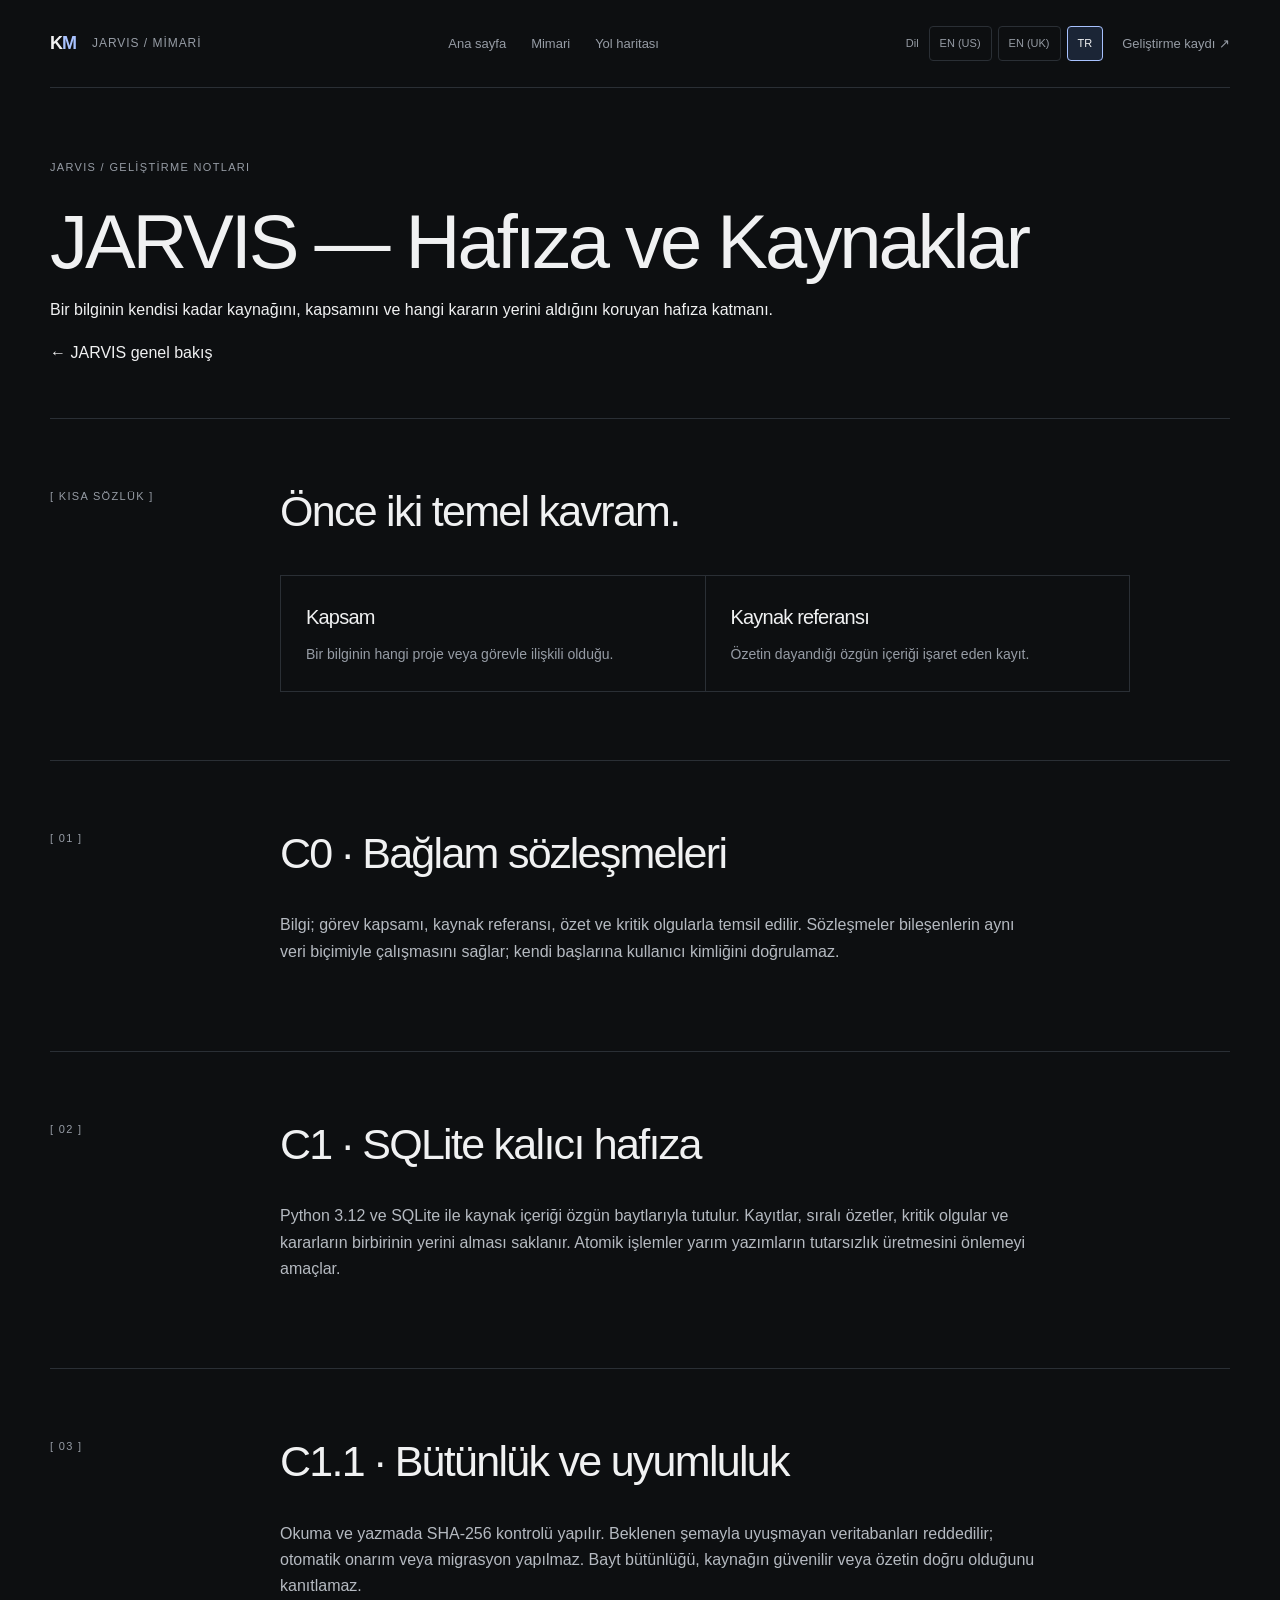
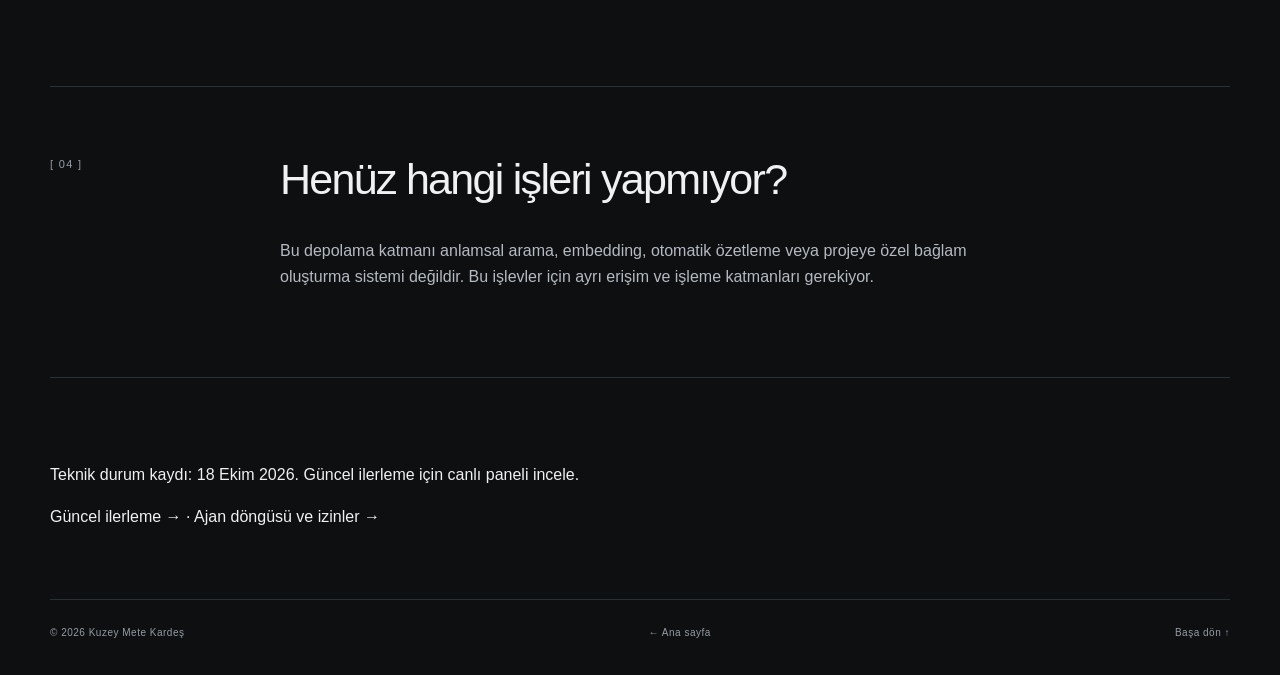
<file: jarvis-memory.html>
<!doctype html>
<html lang="tr" data-lang="tr">
<head>
  <meta charset="UTF-8" /><meta name="viewport" content="width=device-width,initial-scale=1" />
  <meta name="description" content="JARVIS kişisel yapay zekâ ajanının amacı, mimarisi, hafıza modeli ve geliştirme planı." />
  <meta name="theme-color" content="#0d0f11" /><title>JARVIS — Hafıza ve Kaynaklar</title>
  <link rel="icon" href="favicon.svg" type="image/svg+xml" /><link rel="stylesheet" href="styles.css?v=interface-6" />
</head>
<body id="top">
  <a class="skip-link tr" href="#icerik">İçeriğe geç</a><a class="skip-link en" href="#icerik">Skip to content</a>
  <header class="site-header">
    <a class="wordmark" href="index.html"><span>K</span><span>M</span></a><p class="header-note"><span class="tr">JARVIS / MİMARİ</span><span class="en">JARVIS / ARCHITECTURE</span></p>
    <nav aria-label="Site"><a href="index.html"><span class="tr">Ana sayfa</span><span class="en">Home</span></a><a href="jarvis.html#mimari"><span class="tr">Mimari</span><span class="en">Architecture</span></a><a href="jarvis.html#ilerleme"><span class="tr">Yol haritası</span><span class="en">Roadmap</span></a></nav>
    <div class="header-actions"><div class="language-picker" role="group" aria-label="Dil seçimi"><p><span class="tr">Dil</span><span class="en">Language</span></p><div class="language-options"><button type="button" data-locale="en-US" lang="en-US" aria-pressed="false">EN (US)</button><button type="button" data-locale="en-GB" lang="en-GB" aria-pressed="false">EN (UK)</button><button type="button" data-locale="tr" lang="tr" aria-pressed="true">TR</button></div></div><a class="out-link" href="https://github.com/AKKSYkardes/AKKSYkardes.github.io/issues/1"><span class="tr">Geliştirme kaydı ↗</span><span class="en">Development record ↗</span></a></div>
  </header>

<main id="icerik" class="project-page"><section class="project-hero"><p class="eyebrow">JARVIS / <span class="tr">GELİŞTİRME NOTLARI</span><span class="en">DEVELOPMENT NOTES</span></p><h1 style="font-size:clamp(40px,6vw,76px)"><span class="tr">JARVIS — Hafıza ve Kaynaklar</span><span class="en">JARVIS — Memory and Provenance</span></h1><p><span class="tr">Bir bilginin kendisi kadar kaynağını, kapsamını ve hangi kararın yerini aldığını koruyan hafıza katmanı.</span><span class="en">A memory layer that preserves provenance, scope and decision history alongside information.</span></p><a href="jarvis.html">← <span class="tr">JARVIS genel bakış</span><span class="en">JARVIS overview</span></a></section><section class="longform section-rule" id="baslangic"><p class="section-code">[ <span class="tr">KISA SÖZLÜK</span><span class="en">QUICK GLOSSARY</span> ]</p><div class="longform-body"><h2><span class="tr">Önce iki temel kavram.</span><span class="en">Two concepts to start with.</span></h2><div class="fact-grid"><article><h3><span class="tr">Kapsam</span><span class="en">Scope</span></h3><p><span class="tr">Bir bilginin hangi proje veya görevle ilişkili olduğu.</span><span class="en">The project or task to which information belongs.</span></p></article><article><h3><span class="tr">Kaynak referansı</span><span class="en">Source reference</span></h3><p><span class="tr">Özetin dayandığı özgün içeriği işaret eden kayıt.</span><span class="en">A pointer to the original content behind a summary.</span></p></article></div></div></section><section class="longform section-rule"><p class="section-code">[ 01 ]</p><div class="longform-body"><h2><span class="tr">C0 · Bağlam sözleşmeleri</span><span class="en">C0 · Context contracts</span></h2><p><span class="tr">Bilgi; görev kapsamı, kaynak referansı, özet ve kritik olgularla temsil edilir. Sözleşmeler bileşenlerin aynı veri biçimiyle çalışmasını sağlar; kendi başlarına kullanıcı kimliğini doğrulamaz.</span><span class="en">Information is represented through scope, source references, summaries and critical facts. Contracts give components a shared data shape; they do not authenticate users.</span></p></div></section><section class="longform section-rule"><p class="section-code">[ 02 ]</p><div class="longform-body"><h2><span class="tr">C1 · SQLite kalıcı hafıza</span><span class="en">C1 · SQLite persistent memory</span></h2><p><span class="tr">Python 3.12 ve SQLite ile kaynak içeriği özgün baytlarıyla tutulur. Kayıtlar, sıralı özetler, kritik olgular ve kararların birbirinin yerini alması saklanır. Atomik işlemler yarım yazımların tutarsızlık üretmesini önlemeyi amaçlar.</span><span class="en">Python 3.12 and SQLite preserve original source bytes, records, ordered summaries, critical facts and supersession. Atomic transactions protect against inconsistent partial writes.</span></p></div></section><section class="longform section-rule"><p class="section-code">[ 03 ]</p><div class="longform-body"><h2><span class="tr">C1.1 · Bütünlük ve uyumluluk</span><span class="en">C1.1 · Integrity and compatibility</span></h2><p><span class="tr">Okuma ve yazmada SHA-256 kontrolü yapılır. Beklenen şemayla uyuşmayan veritabanları reddedilir; otomatik onarım veya migrasyon yapılmaz. Bayt bütünlüğü, kaynağın güvenilir veya özetin doğru olduğunu kanıtlamaz.</span><span class="en">SHA-256 checks run on reads and writes. Incompatible database schemas are rejected without automatic repair or migration. Byte integrity does not establish source authenticity or summary accuracy.</span></p></div></section><section class="longform section-rule"><p class="section-code">[ 04 ]</p><div class="longform-body"><h2><span class="tr">Henüz hangi işleri yapmıyor?</span><span class="en">What remains outside this layer?</span></h2><p><span class="tr">Bu depolama katmanı anlamsal arama, embedding, otomatik özetleme veya projeye özel bağlam oluşturma sistemi değildir. Bu işlevler için ayrı erişim ve işleme katmanları gerekiyor.</span><span class="en">Storage is not semantic search, embeddings, automatic summarisation or project-aware context building. Those features require separate retrieval and processing layers.</span></p></div></section><section class="section-rule"><p><span class="tr">Teknik durum kaydı: 18 Ekim 2026. Güncel ilerleme için canlı paneli incele.</span><span class="en">Technical snapshot: 18 October 2026. See the live panel for current progress.</span></p><a href="jarvis.html#ilerleme"><span class="tr">Güncel ilerleme</span><span class="en">Current progress</span> →</a> · <a href="jarvis-runtime.html"><span class="tr">Ajan döngüsü ve izinler</span><span class="en">Agent loop and permissions</span> →</a></section></main>  <footer><p>© <span id="year"></span> Kuzey Mete Kardeş</p><a href="index.html">← <span class="tr">Ana sayfa</span><span class="en">Home</span></a><a href="#top"><span class="tr">Başa dön</span><span class="en">Back to top</span> ↑</a></footer>
  <script src="script.js?v=interface-6"></script>
  <script src="progress.js?v=interface-6" defer></script>
</body>
</html>
</file>
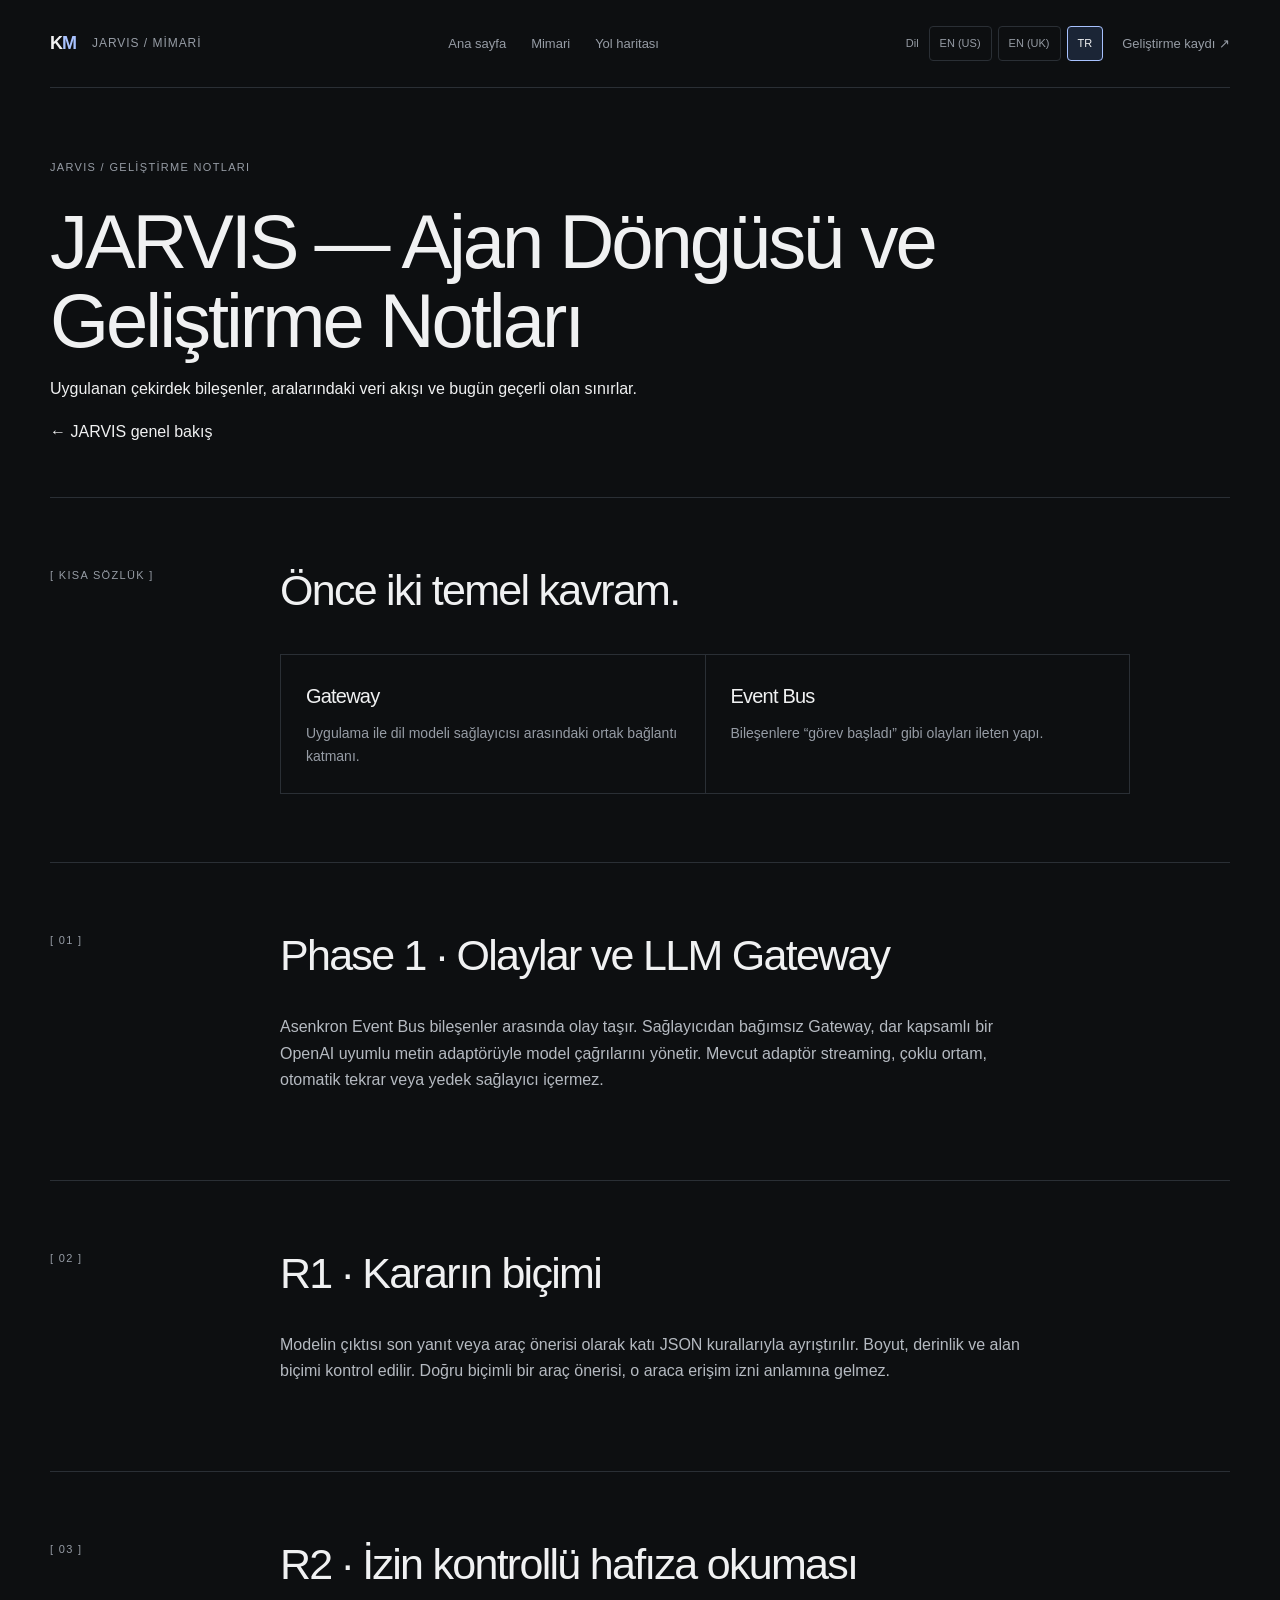
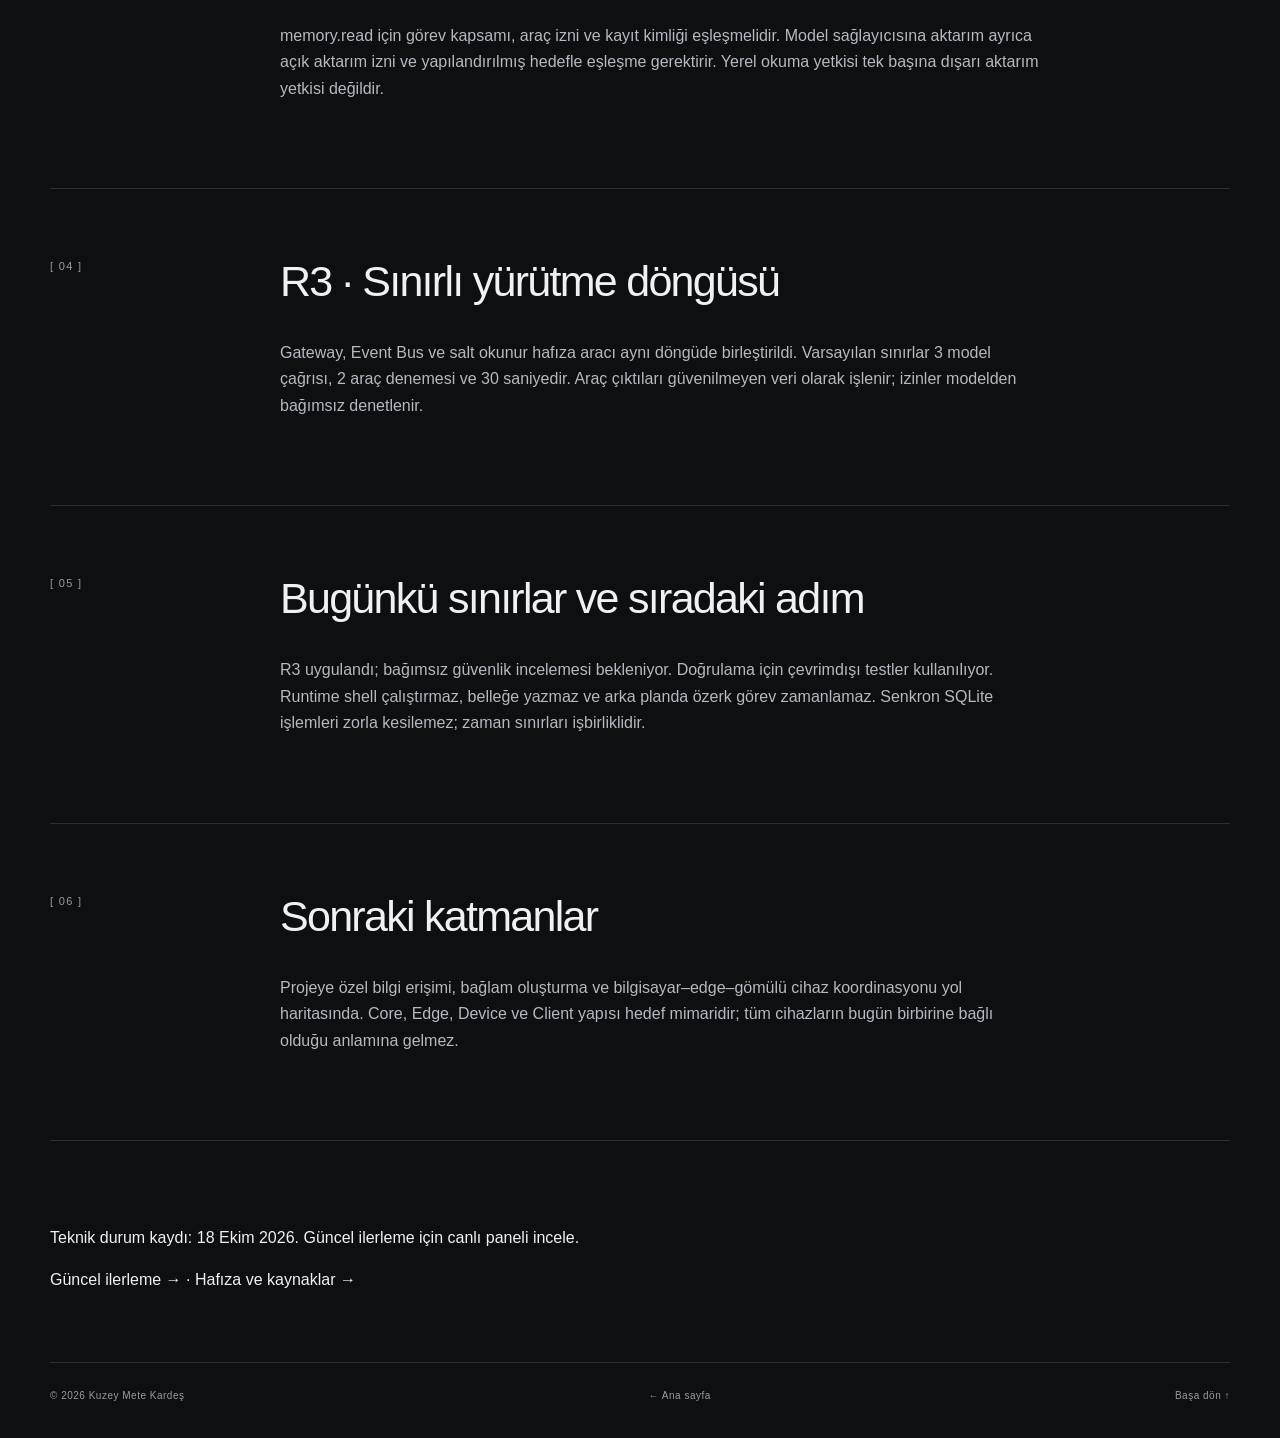
<file: jarvis-runtime.html>
<!doctype html>
<html lang="tr" data-lang="tr">
<head>
  <meta charset="UTF-8" /><meta name="viewport" content="width=device-width,initial-scale=1" />
  <meta name="description" content="JARVIS kişisel yapay zekâ ajanının amacı, mimarisi, hafıza modeli ve geliştirme planı." />
  <meta name="theme-color" content="#0d0f11" /><title>JARVIS — Ajan Döngüsü ve Geliştirme Notları</title>
  <link rel="icon" href="favicon.svg" type="image/svg+xml" /><link rel="stylesheet" href="styles.css?v=interface-6" />
</head>
<body id="top">
  <a class="skip-link tr" href="#icerik">İçeriğe geç</a><a class="skip-link en" href="#icerik">Skip to content</a>
  <header class="site-header">
    <a class="wordmark" href="index.html"><span>K</span><span>M</span></a><p class="header-note"><span class="tr">JARVIS / MİMARİ</span><span class="en">JARVIS / ARCHITECTURE</span></p>
    <nav aria-label="Site"><a href="index.html"><span class="tr">Ana sayfa</span><span class="en">Home</span></a><a href="jarvis.html#mimari"><span class="tr">Mimari</span><span class="en">Architecture</span></a><a href="jarvis.html#ilerleme"><span class="tr">Yol haritası</span><span class="en">Roadmap</span></a></nav>
    <div class="header-actions"><div class="language-picker" role="group" aria-label="Dil seçimi"><p><span class="tr">Dil</span><span class="en">Language</span></p><div class="language-options"><button type="button" data-locale="en-US" lang="en-US" aria-pressed="false">EN (US)</button><button type="button" data-locale="en-GB" lang="en-GB" aria-pressed="false">EN (UK)</button><button type="button" data-locale="tr" lang="tr" aria-pressed="true">TR</button></div></div><a class="out-link" href="https://github.com/AKKSYkardes/AKKSYkardes.github.io/issues/1"><span class="tr">Geliştirme kaydı ↗</span><span class="en">Development record ↗</span></a></div>
  </header>

<main id="icerik" class="project-page"><section class="project-hero"><p class="eyebrow">JARVIS / <span class="tr">GELİŞTİRME NOTLARI</span><span class="en">DEVELOPMENT NOTES</span></p><h1 style="font-size:clamp(40px,6vw,76px)"><span class="tr">JARVIS — Ajan Döngüsü ve Geliştirme Notları</span><span class="en">JARVIS — Agent Runtime and Development Notes</span></h1><p><span class="tr">Uygulanan çekirdek bileşenler, aralarındaki veri akışı ve bugün geçerli olan sınırlar.</span><span class="en">Implemented core components, their data flow and current operating limits.</span></p><a href="jarvis.html">← <span class="tr">JARVIS genel bakış</span><span class="en">JARVIS overview</span></a></section><section class="longform section-rule" id="baslangic"><p class="section-code">[ <span class="tr">KISA SÖZLÜK</span><span class="en">QUICK GLOSSARY</span> ]</p><div class="longform-body"><h2><span class="tr">Önce iki temel kavram.</span><span class="en">Two concepts to start with.</span></h2><div class="fact-grid"><article><h3><span class="tr">Gateway</span><span class="en">Gateway</span></h3><p><span class="tr">Uygulama ile dil modeli sağlayıcısı arasındaki ortak bağlantı katmanı.</span><span class="en">The shared interface between the application and a language model provider.</span></p></article><article><h3><span class="tr">Event Bus</span><span class="en">Event Bus</span></h3><p><span class="tr">Bileşenlere “görev başladı” gibi olayları ileten yapı.</span><span class="en">The mechanism that delivers events such as “task started” to components.</span></p></article></div></div></section><section class="longform section-rule"><p class="section-code">[ 01 ]</p><div class="longform-body"><h2><span class="tr">Phase 1 · Olaylar ve LLM Gateway</span><span class="en">Phase 1 · Events and LLM Gateway</span></h2><p><span class="tr">Asenkron Event Bus bileşenler arasında olay taşır. Sağlayıcıdan bağımsız Gateway, dar kapsamlı bir OpenAI uyumlu metin adaptörüyle model çağrılarını yönetir. Mevcut adaptör streaming, çoklu ortam, otomatik tekrar veya yedek sağlayıcı içermez.</span><span class="en">An asynchronous Event Bus connects components. A provider-neutral Gateway handles model calls through a narrow OpenAI-compatible text adapter. The adapter has no streaming, multimodal support, automatic retries or fallback providers.</span></p></div></section><section class="longform section-rule"><p class="section-code">[ 02 ]</p><div class="longform-body"><h2><span class="tr">R1 · Kararın biçimi</span><span class="en">R1 · Decision contracts</span></h2><p><span class="tr">Modelin çıktısı son yanıt veya araç önerisi olarak katı JSON kurallarıyla ayrıştırılır. Boyut, derinlik ve alan biçimi kontrol edilir. Doğru biçimli bir araç önerisi, o araca erişim izni anlamına gelmez.</span><span class="en">Model output is parsed as a final answer or tool proposal using strict JSON rules. Size, depth and fields are checked. A correctly shaped tool proposal does not grant permission to execute it.</span></p></div></section><section class="longform section-rule"><p class="section-code">[ 03 ]</p><div class="longform-body"><h2><span class="tr">R2 · İzin kontrollü hafıza okuması</span><span class="en">R2 · Permission-controlled memory reads</span></h2><p><span class="tr">memory.read için görev kapsamı, araç izni ve kayıt kimliği eşleşmelidir. Model sağlayıcısına aktarım ayrıca açık aktarım izni ve yapılandırılmış hedefle eşleşme gerektirir. Yerel okuma yetkisi tek başına dışarı aktarım yetkisi değildir.</span><span class="en">memory.read requires matching task scope, tool permission and record ID. Provider disclosure also requires an explicit export grant and a matching configured destination. Local read access alone does not permit disclosure.</span></p></div></section><section class="longform section-rule"><p class="section-code">[ 04 ]</p><div class="longform-body"><h2><span class="tr">R3 · Sınırlı yürütme döngüsü</span><span class="en">R3 · Bounded execution loop</span></h2><p><span class="tr">Gateway, Event Bus ve salt okunur hafıza aracı aynı döngüde birleştirildi. Varsayılan sınırlar 3 model çağrısı, 2 araç denemesi ve 30 saniyedir. Araç çıktıları güvenilmeyen veri olarak işlenir; izinler modelden bağımsız denetlenir.</span><span class="en">The Gateway, Event Bus and read-only memory tool are combined in one loop. Defaults are 3 model calls, 2 tool attempts and 30 seconds. Tool output is treated as untrusted data; permissions are checked independently of the model.</span></p></div></section><section class="longform section-rule"><p class="section-code">[ 05 ]</p><div class="longform-body"><h2><span class="tr">Bugünkü sınırlar ve sıradaki adım</span><span class="en">Current limits and next step</span></h2><p><span class="tr">R3 uygulandı; bağımsız güvenlik incelemesi bekleniyor. Doğrulama için çevrimdışı testler kullanılıyor. Runtime shell çalıştırmaz, belleğe yazmaz ve arka planda özerk görev zamanlamaz. Senkron SQLite işlemleri zorla kesilemez; zaman sınırları işbirliklidir.</span><span class="en">R3 is implemented and awaits independent security review. Verification uses offline tests. The runtime does not execute a shell, write memory or schedule autonomous background tasks. Synchronous SQLite operations cannot be forcibly interrupted; deadlines are cooperative.</span></p></div></section><section class="longform section-rule"><p class="section-code">[ 06 ]</p><div class="longform-body"><h2><span class="tr">Sonraki katmanlar</span><span class="en">Next layers</span></h2><p><span class="tr">Projeye özel bilgi erişimi, bağlam oluşturma ve bilgisayar–edge–gömülü cihaz koordinasyonu yol haritasında. Core, Edge, Device ve Client yapısı hedef mimaridir; tüm cihazların bugün birbirine bağlı olduğu anlamına gelmez.</span><span class="en">Project-aware retrieval, context building and coordination across computers, edge and embedded devices remain on the roadmap. Core, Edge, Device and Client describe the target architecture, not a claim that every device is connected today.</span></p></div></section><section class="section-rule"><p><span class="tr">Teknik durum kaydı: 18 Ekim 2026. Güncel ilerleme için canlı paneli incele.</span><span class="en">Technical snapshot: 18 October 2026. See the live panel for current progress.</span></p><a href="jarvis.html#ilerleme"><span class="tr">Güncel ilerleme</span><span class="en">Current progress</span> →</a> · <a href="jarvis-memory.html"><span class="tr">Hafıza ve kaynaklar</span><span class="en">Memory and provenance</span> →</a></section></main>  <footer><p>© <span id="year"></span> Kuzey Mete Kardeş</p><a href="index.html">← <span class="tr">Ana sayfa</span><span class="en">Home</span></a><a href="#top"><span class="tr">Başa dön</span><span class="en">Back to top</span> ↑</a></footer>
  <script src="script.js?v=interface-6"></script>
  <script src="progress.js?v=interface-6" defer></script>
</body>
</html>
</file>
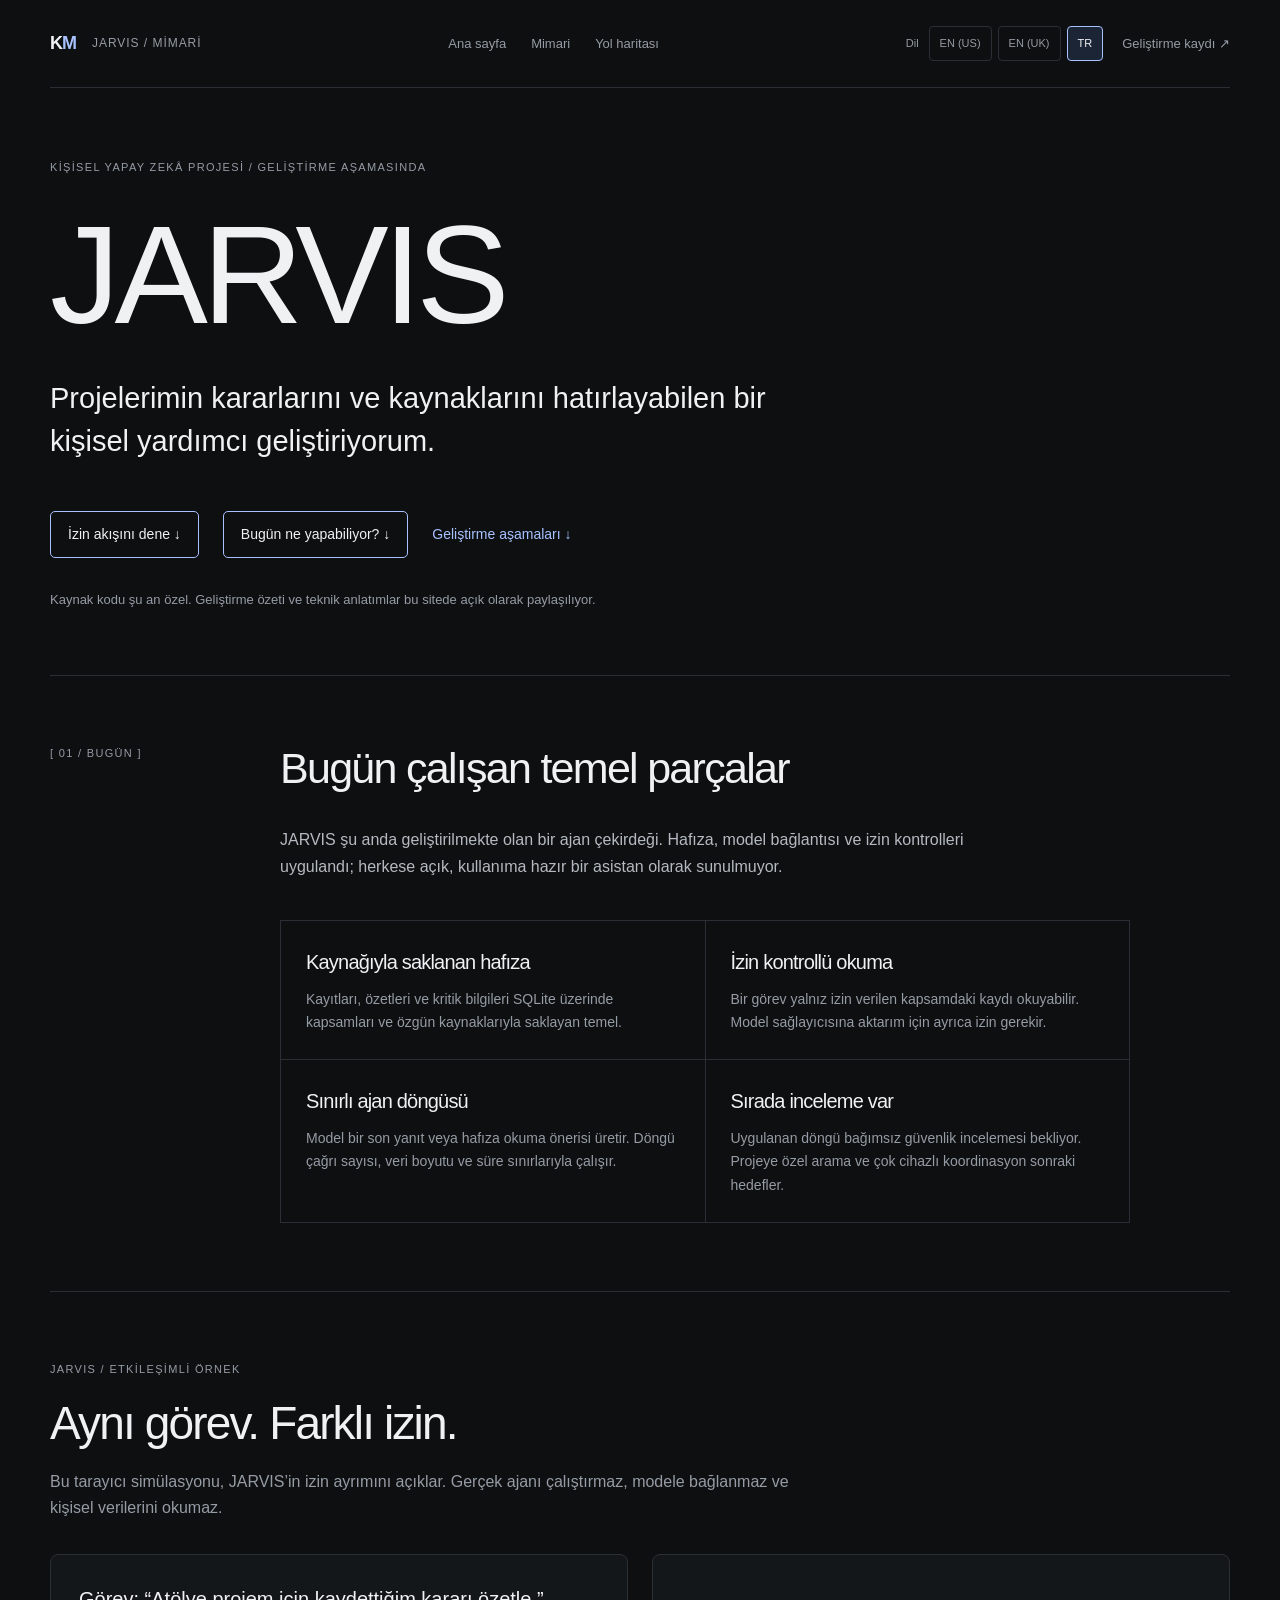
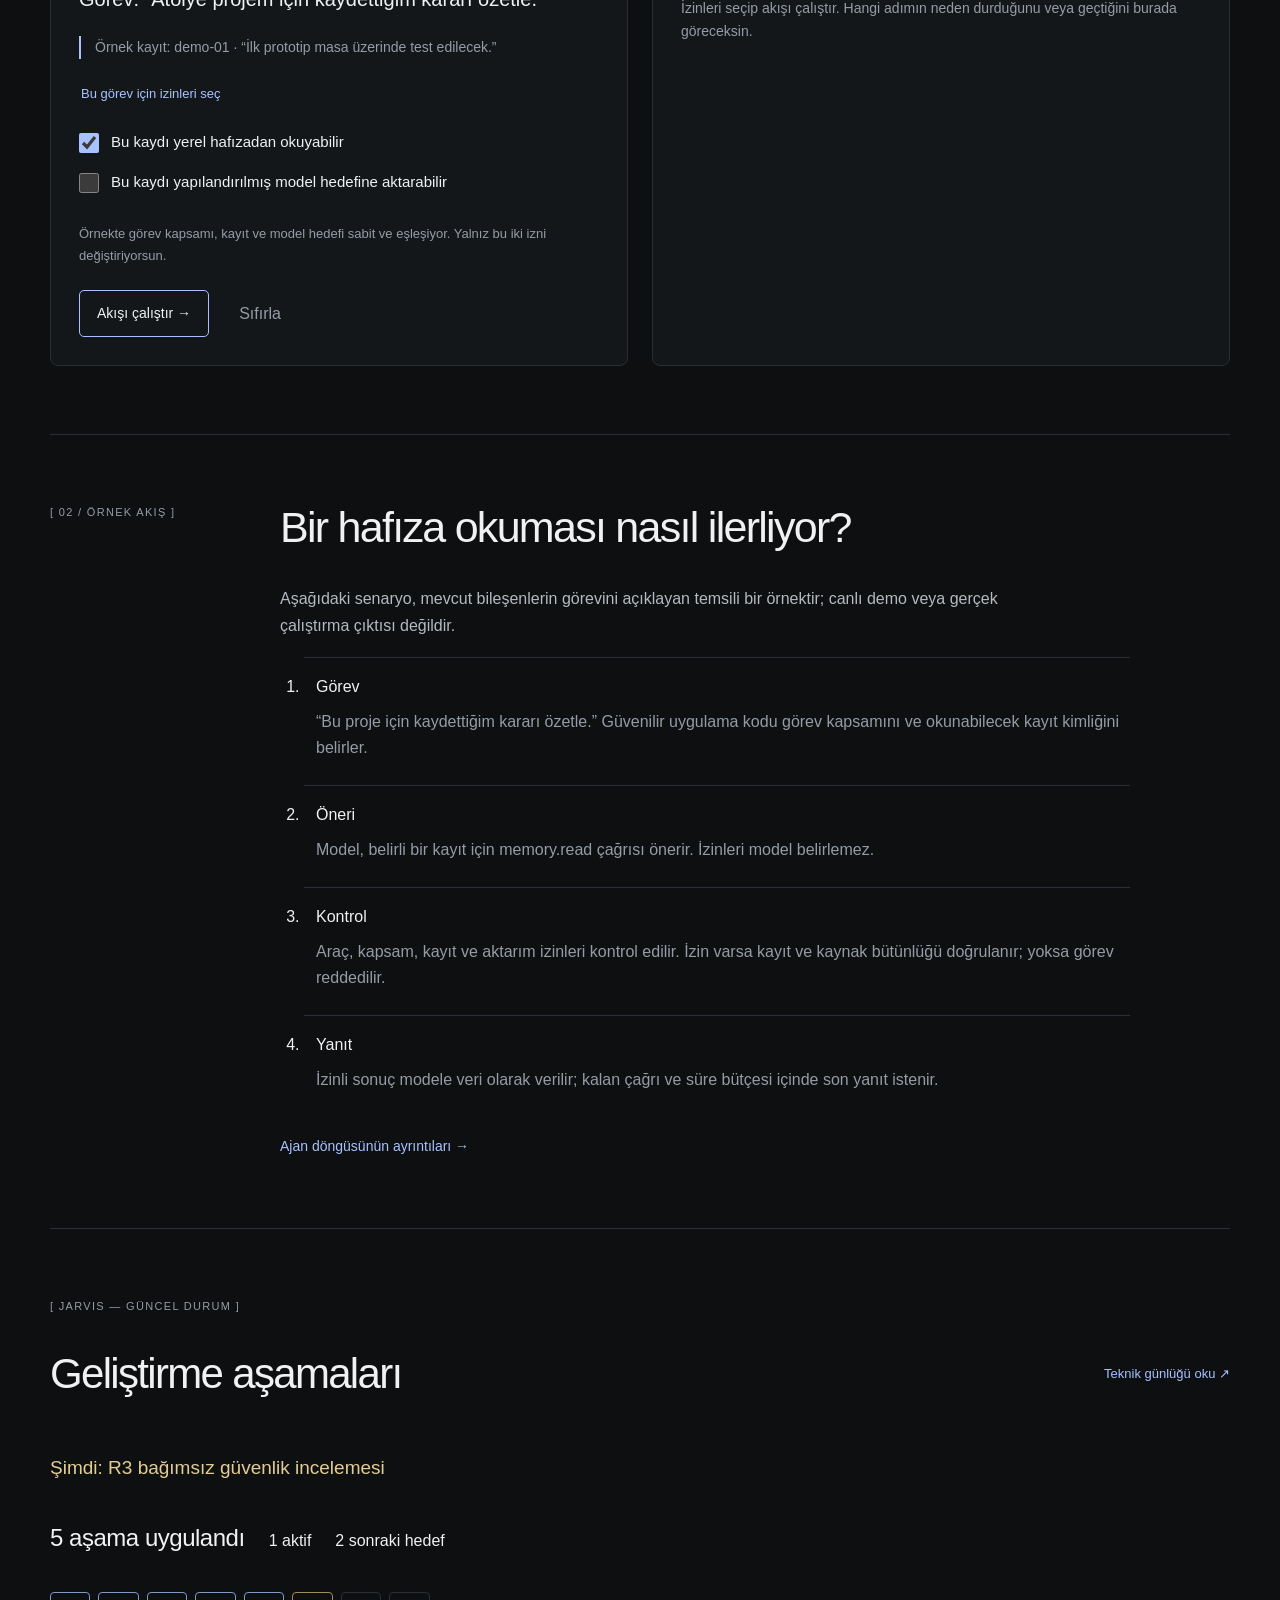
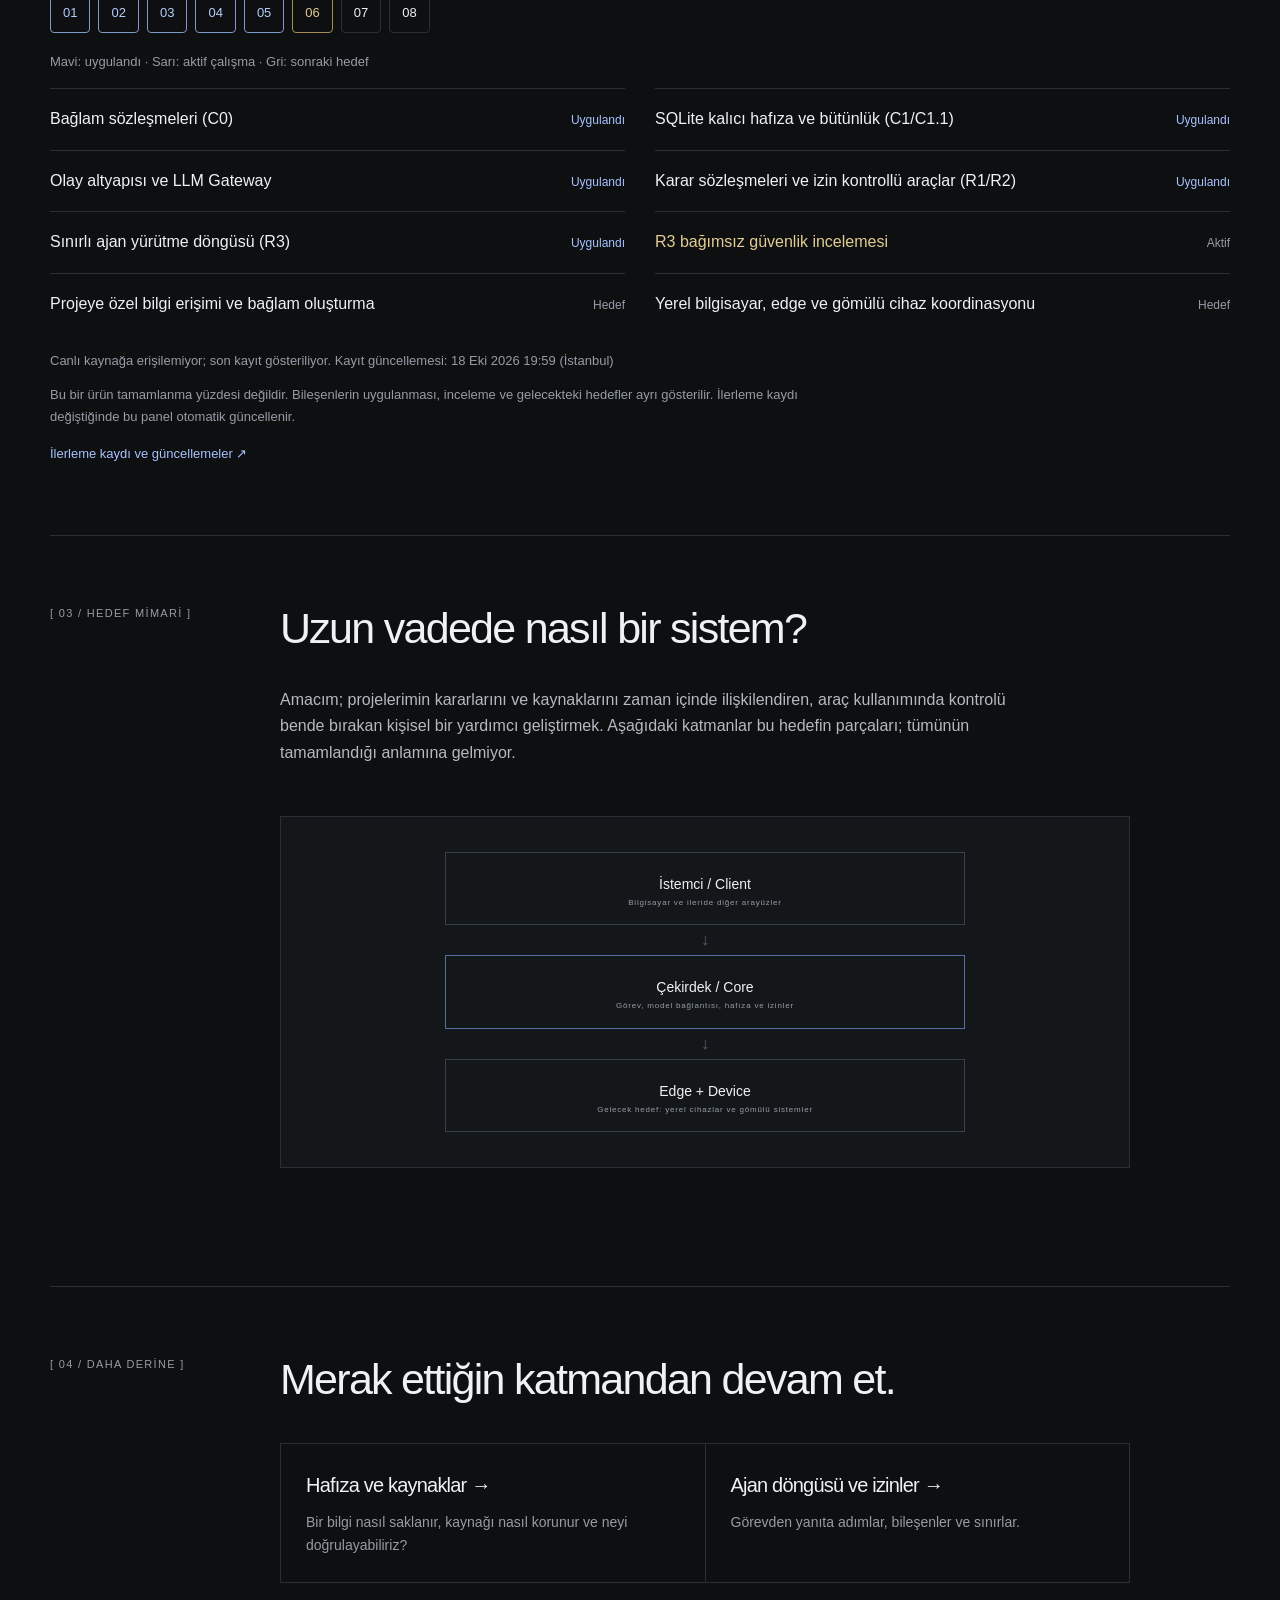
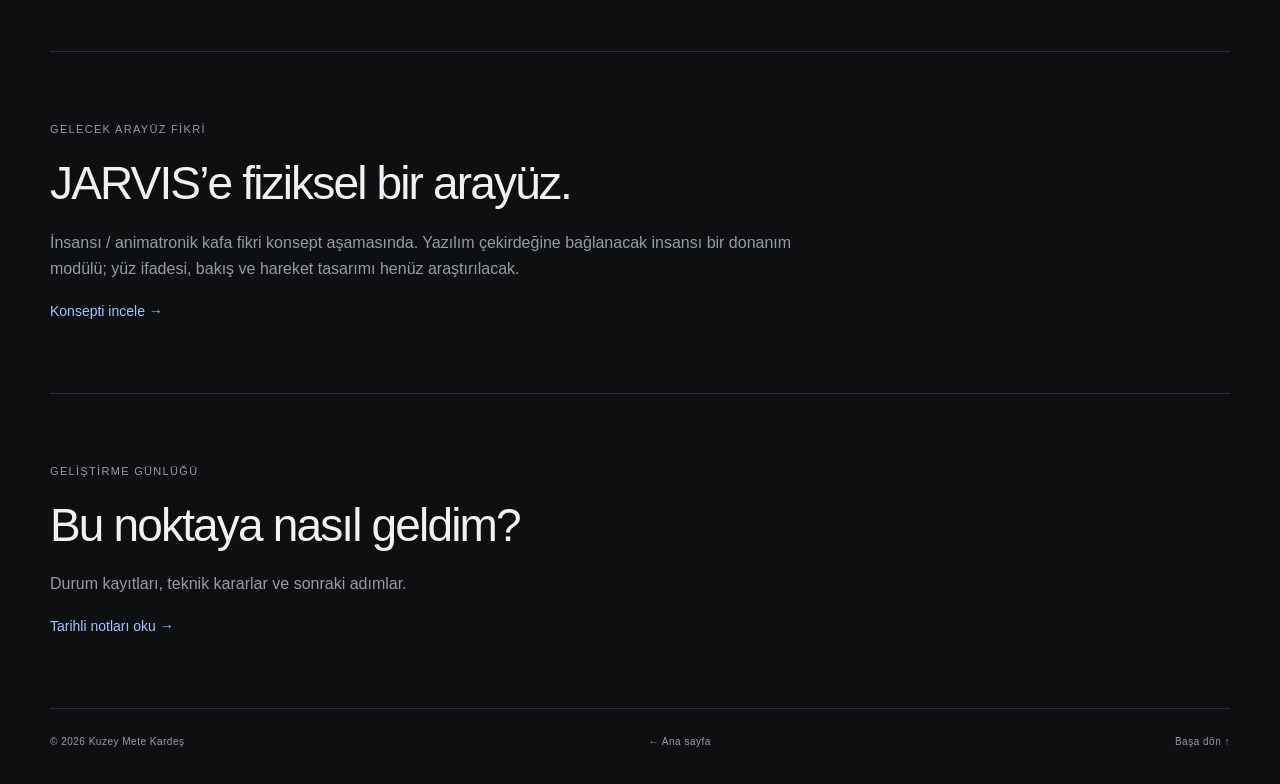
<file: jarvis.html>
<!doctype html>
<html lang="tr" data-lang="tr">
<head>
  <meta charset="UTF-8" /><meta name="viewport" content="width=device-width,initial-scale=1" />
  <meta name="description" content="JARVIS kişisel yapay zekâ ajanının amacı, mimarisi, hafıza modeli ve geliştirme planı." />
  <meta name="theme-color" content="#0d0f11" /><title>JARVIS — Mimari ve Geliştirme Planı</title>
  <link rel="icon" href="favicon.svg" type="image/svg+xml" /><link rel="stylesheet" href="styles.css?v=interface-6" />
</head>
<body id="top">
  <a class="skip-link tr" href="#icerik">İçeriğe geç</a><a class="skip-link en" href="#icerik">Skip to content</a>
  <header class="site-header">
    <a class="wordmark" href="index.html"><span>K</span><span>M</span></a><p class="header-note"><span class="tr">JARVIS / MİMARİ</span><span class="en">JARVIS / ARCHITECTURE</span></p>
    <nav aria-label="Site"><a href="index.html"><span class="tr">Ana sayfa</span><span class="en">Home</span></a><a href="#mimari"><span class="tr">Mimari</span><span class="en">Architecture</span></a><a href="#ilerleme"><span class="tr">Yol haritası</span><span class="en">Roadmap</span></a></nav>
    <div class="header-actions"><div class="language-picker" role="group" aria-label="Dil seçimi"><p><span class="tr">Dil</span><span class="en">Language</span></p><div class="language-options"><button type="button" data-locale="en-US" lang="en-US" aria-pressed="false">EN (US)</button><button type="button" data-locale="en-GB" lang="en-GB" aria-pressed="false">EN (UK)</button><button type="button" data-locale="tr" lang="tr" aria-pressed="true">TR</button></div></div><a class="out-link" href="https://github.com/AKKSYkardes/AKKSYkardes.github.io/issues/1"><span class="tr">Geliştirme kaydı ↗</span><span class="en">Development record ↗</span></a></div>
  </header>

<main id="icerik" class="project-page"><section class="project-hero"><p class="eyebrow"><span class="tr">KİŞİSEL YAPAY ZEKÂ PROJESİ / GELİŞTİRME AŞAMASINDA</span><span class="en">PERSONAL AI PROJECT / IN DEVELOPMENT</span></p><h1>JARVIS</h1><p class="project-lead"><span class="tr">Projelerimin kararlarını ve kaynaklarını hatırlayabilen bir kişisel yardımcı geliştiriyorum.</span><span class="en">I’m building a personal assistant that can remember project decisions and their sources.</span></p><div class="hero-links"><a class="button-link" href="#simulasyon"><span class="tr">İzin akışını dene</span><span class="en">Try the permission flow</span> ↓</a><a class="button-link" href="#bugun"><span class="tr">Bugün ne yapabiliyor?</span><span class="en">What can it do today?</span> ↓</a><a class="text-link" href="#ilerleme"><span class="tr">Geliştirme aşamaları</span><span class="en">Development milestones</span> ↓</a></div><p class="private-note"><span class="tr">Kaynak kodu şu an özel. Geliştirme özeti ve teknik anlatımlar bu sitede açık olarak paylaşılıyor.</span><span class="en">Source code is currently private. Development summaries and technical notes are shared publicly here.</span></p></section><section class="longform section-rule" id="bugun"><p class="section-code">[ 01 / <span class="tr">BUGÜN</span><span class="en">TODAY</span> ]</p><div class="longform-body"><h2><span class="tr">Bugün çalışan temel parçalar</span><span class="en">The foundations implemented today</span></h2><p><span class="tr">JARVIS şu anda geliştirilmekte olan bir ajan çekirdeği. Hafıza, model bağlantısı ve izin kontrolleri uygulandı; herkese açık, kullanıma hazır bir asistan olarak sunulmuyor.</span><span class="en">JARVIS is an agent core under development. Memory, model access and permission checks are implemented; it is not offered as a ready-to-use public assistant.</span></p><div class="fact-grid"><article><h3><span class="tr">Kaynağıyla saklanan hafıza</span><span class="en">Memory with source history</span></h3><p><span class="tr">Kayıtları, özetleri ve kritik bilgileri SQLite üzerinde kapsamları ve özgün kaynaklarıyla saklayan temel.</span><span class="en">A SQLite foundation that stores records, summaries and critical facts with their scopes and original sources.</span></p></article><article><h3><span class="tr">İzin kontrollü okuma</span><span class="en">Permission-controlled reads</span></h3><p><span class="tr">Bir görev yalnız izin verilen kapsamdaki kaydı okuyabilir. Model sağlayıcısına aktarım için ayrıca izin gerekir.</span><span class="en">A task may read only an authorised record within its scope. Sharing it with a model provider requires a separate grant.</span></p></article><article><h3><span class="tr">Sınırlı ajan döngüsü</span><span class="en">A bounded agent loop</span></h3><p><span class="tr">Model bir son yanıt veya hafıza okuma önerisi üretir. Döngü çağrı sayısı, veri boyutu ve süre sınırlarıyla çalışır.</span><span class="en">The model produces a final answer or proposes a memory read. The loop applies limits to calls, data size and duration.</span></p></article><article><h3><span class="tr">Sırada inceleme var</span><span class="en">Review comes next</span></h3><p><span class="tr">Uygulanan döngü bağımsız güvenlik incelemesi bekliyor. Projeye özel arama ve çok cihazlı koordinasyon sonraki hedefler.</span><span class="en">The implemented loop awaits independent security review. Project-aware search and multi-device coordination are future goals.</span></p></article></div></div></section><section class="section-rule simulation" id="simulasyon"><p class="section-code">JARVIS / <span class="tr">ETKİLEŞİMLİ ÖRNEK</span><span class="en">INTERACTIVE EXAMPLE</span></p><h2><span class="tr">Aynı görev. Farklı izin.</span><span class="en">Same task. Different permission.</span></h2><p><span class="tr">Bu tarayıcı simülasyonu, JARVIS’in izin ayrımını açıklar. Gerçek ajanı çalıştırmaz, modele bağlanmaz ve kişisel verilerini okumaz.</span><span class="en">This browser simulation explains the permission boundary in JARVIS. It does not run the real agent, connect to a model or read your personal data.</span></p><div class="sim-layout"><form data-simulation><p class="sim-task"><span class="tr">Görev: “Atölye projem için kaydettiğim kararı özetle.”</span><span class="en">Task: “Summarise the saved decision for my workshop project.”</span></p><p class="sim-record"><span class="tr">Örnek kayıt: demo-01 · “İlk prototip masa üzerinde test edilecek.”</span><span class="en">Example record: demo-01 · “The first prototype will be tested on a desk.”</span></p><fieldset><legend><span class="tr">Bu görev için izinleri seç</span><span class="en">Choose permissions for this task</span></legend><label><input type="checkbox" name="read" checked /><span class="tr">Bu kaydı yerel hafızadan okuyabilir</span><span class="en">May read this record from local memory</span></label><label><input type="checkbox" name="export" /><span class="tr">Bu kaydı yapılandırılmış model hedefine aktarabilir</span><span class="en">May share this record with the configured model destination</span></label></fieldset><p class="progress-note"><span class="tr">Örnekte görev kapsamı, kayıt ve model hedefi sabit ve eşleşiyor. Yalnız bu iki izni değiştiriyorsun.</span><span class="en">Task scope, record and model destination are fixed and matching in this example. You change only these two grants.</span></p><div class="sim-actions"><button class="button-link" type="submit"><span class="tr">Akışı çalıştır</span><span class="en">Run the flow</span> →</button><button class="text-button" type="reset"><span class="tr">Sıfırla</span><span class="en">Reset</span></button></div></form><div class="sim-output" data-sim-output role="status" aria-live="polite" aria-atomic="true"><p><span class="tr">İzinleri seçip akışı çalıştır. Hangi adımın neden durduğunu veya geçtiğini burada göreceksin.</span><span class="en">Choose permissions and run the flow. See which step passes or stops, and why.</span></p></div></div><noscript><p><span class="tr">Etkileşim için JavaScript gerekli. Örnek akışı aşağıdaki adımlardan okuyabilirsin.</span><span class="en">JavaScript is required for interaction. Read the example steps below.</span></p></noscript></section><section class="longform section-rule" id="ornek"><p class="section-code">[ 02 / <span class="tr">ÖRNEK AKIŞ</span><span class="en">EXAMPLE FLOW</span> ]</p><div class="longform-body"><h2><span class="tr">Bir hafıza okuması nasıl ilerliyor?</span><span class="en">How does a memory read work?</span></h2><p><span class="tr">Aşağıdaki senaryo, mevcut bileşenlerin görevini açıklayan temsili bir örnektir; canlı demo veya gerçek çalıştırma çıktısı değildir.</span><span class="en">The scenario below illustrates the role of the current components. It is not a live demo or an actual execution transcript.</span></p><ol class="scenario"><li><strong><span class="tr">Görev</span><span class="en">Task</span></strong><p><span class="tr">“Bu proje için kaydettiğim kararı özetle.” Güvenilir uygulama kodu görev kapsamını ve okunabilecek kayıt kimliğini belirler.</span><span class="en">“Summarise the decision I saved for this project.” Trusted application code defines the task scope and permitted record ID.</span></p></li><li><strong><span class="tr">Öneri</span><span class="en">Proposal</span></strong><p><span class="tr">Model, belirli bir kayıt için memory.read çağrısı önerir. İzinleri model belirlemez.</span><span class="en">The model proposes memory.read for a specific record. The model does not set permissions.</span></p></li><li><strong><span class="tr">Kontrol</span><span class="en">Check</span></strong><p><span class="tr">Araç, kapsam, kayıt ve aktarım izinleri kontrol edilir. İzin varsa kayıt ve kaynak bütünlüğü doğrulanır; yoksa görev reddedilir.</span><span class="en">Tool, scope, record and export grants are checked. With permission, the record and source integrity are validated; otherwise the task is denied.</span></p></li><li><strong><span class="tr">Yanıt</span><span class="en">Answer</span></strong><p><span class="tr">İzinli sonuç modele veri olarak verilir; kalan çağrı ve süre bütçesi içinde son yanıt istenir.</span><span class="en">The authorised result is supplied to the model as data, and a final answer is requested within the remaining call and time budget.</span></p></li></ol><a class="text-link" href="jarvis-runtime.html"><span class="tr">Ajan döngüsünün ayrıntıları</span><span class="en">Explore the agent loop</span> →</a></div></section><section class="section-rule progress-panel" id="ilerleme" data-progress><p class="section-code">[ JARVIS — <span class="tr">GÜNCEL DURUM</span><span class="en">CURRENT STATUS</span> ]</p><div class="progress-heading"><h2><span class="tr">Geliştirme aşamaları</span><span class="en">Development milestones</span></h2><a href="jarvis-runtime.html"><span class="tr">Teknik günlüğü oku</span><span class="en">Read the technical notes</span> ↗</a></div><div data-progress-content></div><p data-progress-health role="status"><span class="tr">İlerleme kaydı yükleniyor…</span><span class="en">Loading progress…</span></p><p class="progress-note"><span class="tr">Bu bir ürün tamamlanma yüzdesi değildir. Bileşenlerin uygulanması, inceleme ve gelecekteki hedefler ayrı gösterilir. İlerleme kaydı değiştiğinde bu panel otomatik güncellenir.</span><span class="en">This is not a product completion percentage. Implemented components, review and future goals are shown separately. This panel updates automatically when the progress record changes.</span></p><a href="https://github.com/AKKSYkardes/AKKSYkardes.github.io/issues/1"><span class="tr">İlerleme kaydı ve güncellemeler</span><span class="en">Progress record and updates</span> ↗</a><noscript><p><span class="tr">Canlı grafik için JavaScript gerekli. Güncel aşamaları yukarıdaki ilerleme kaydından okuyabilirsin.</span><span class="en">JavaScript is required for the live chart. Read current milestones in the progress record above.</span></p></noscript></section><section class="longform section-rule" id="mimari"><p class="section-code">[ 03 / <span class="tr">HEDEF MİMARİ</span><span class="en">TARGET ARCHITECTURE</span> ]</p><div class="longform-body"><h2><span class="tr">Uzun vadede nasıl bir sistem?</span><span class="en">What is the long-term goal?</span></h2><p><span class="tr">Amacım; projelerimin kararlarını ve kaynaklarını zaman içinde ilişkilendiren, araç kullanımında kontrolü bende bırakan kişisel bir yardımcı geliştirmek. Aşağıdaki katmanlar bu hedefin parçaları; tümünün tamamlandığı anlamına gelmiyor.</span><span class="en">My goal is a personal assistant that connects project decisions and sources over time while keeping me in control of tools. These layers describe that goal; they are not all complete.</span></p><div class="architecture"><div><b><span class="tr">İstemci / Client</span><span class="en">Client</span></b><small><span class="tr">Bilgisayar ve ileride diğer arayüzler</span><span class="en">Desktop and future interfaces</span></small></div><i>↓</i><div class="accent-box"><b><span class="tr">Çekirdek / Core</span><span class="en">Core</span></b><small><span class="tr">Görev, model bağlantısı, hafıza ve izinler</span><span class="en">Tasks, model access, memory and permissions</span></small></div><i>↓</i><div><b>Edge + Device</b><small><span class="tr">Gelecek hedef: yerel cihazlar ve gömülü sistemler</span><span class="en">Future goal: local devices and embedded systems</span></small></div></div></div></section><section class="longform section-rule" id="anlatim"><p class="section-code">[ 04 / <span class="tr">DAHA DERİNE</span><span class="en">READ MORE</span> ]</p><div class="longform-body"><h2><span class="tr">Merak ettiğin katmandan devam et.</span><span class="en">Explore the layer you’re interested in.</span></h2><div class="fact-grid"><article><h3><span class="tr"><a href="jarvis-memory.html">Hafıza ve kaynaklar →</a></span><span class="en"><a href="jarvis-memory.html">Memory and provenance →</a></span></h3><p><span class="tr">Bir bilgi nasıl saklanır, kaynağı nasıl korunur ve neyi doğrulayabiliriz?</span><span class="en">How is information stored, how are sources preserved and what can we verify?</span></p></article><article><h3><span class="tr"><a href="jarvis-runtime.html">Ajan döngüsü ve izinler →</a></span><span class="en"><a href="jarvis-runtime.html">Agent loop and permissions →</a></span></h3><p><span class="tr">Görevden yanıta adımlar, bileşenler ve sınırlar.</span><span class="en">Steps from task to answer, components and limits.</span></p></article></div></div></section><section class="section-rule log-teaser"><p class="section-code"><span class="tr">GELECEK ARAYÜZ FİKRİ</span><span class="en">FUTURE INTERFACE IDEA</span></p><h2><span class="tr">JARVIS’e fiziksel bir arayüz.</span><span class="en">A physical interface for JARVIS.</span></h2><p><span class="tr">İnsansı / animatronik kafa fikri konsept aşamasında. Yazılım çekirdeğine bağlanacak insansı bir donanım modülü; yüz ifadesi, bakış ve hareket tasarımı henüz araştırılacak.</span><span class="en">The humanoid / animatronic head idea is at concept stage: a humanoid hardware module connected to the software core; expression, gaze and motion design remain to be explored.</span></p><a class="text-link" href="jarvis-head.html"><span class="tr">Konsepti incele</span><span class="en">Explore the concept</span> →</a></section><section class="section-rule log-teaser"><p class="section-code"><span class="tr">GELİŞTİRME GÜNLÜĞÜ</span><span class="en">BUILD LOG</span></p><h2><span class="tr">Bu noktaya nasıl geldim?</span><span class="en">How did I get here?</span></h2><p><span class="tr">Durum kayıtları, teknik kararlar ve sonraki adımlar.</span><span class="en">Status snapshots, technical decisions and next steps.</span></p><a class="text-link" href="jarvis-log.html"><span class="tr">Tarihli notları oku</span><span class="en">Read the dated notes</span> →</a></section></main>  <footer><p>© <span id="year"></span> Kuzey Mete Kardeş</p><a href="index.html">← <span class="tr">Ana sayfa</span><span class="en">Home</span></a><a href="#top"><span class="tr">Başa dön</span><span class="en">Back to top</span> ↑</a></footer>
  <script src="script.js?v=interface-6"></script>
  <script src="progress.js?v=interface-6" defer></script>
  <script src="simulation.js?v=interface-6" defer></script>
</body>
</html>
</file>
<file: styles.css>
:root{color-scheme:dark;--bg:#0d0f11;--surface:#14171a;--surface-2:#191d21;--text:#f0f1f2;--muted:#969ca5;--line:#2a2f35;--accent:#a8c2ff;--max:1180px}
*{box-sizing:border-box}
html{scroll-behavior:smooth;scroll-padding-top:96px}
body{margin:0;background:var(--bg);color:var(--text);font-family:Arial,"Helvetica Neue",sans-serif;font-size:16px;line-height:1.65;cursor:auto}
button,a{font:inherit}a{color:inherit;text-decoration:none;cursor:pointer}button{cursor:pointer}
a:focus-visible,button:focus-visible{outline:2px solid var(--accent);outline-offset:5px}
::selection{background:#40577f;color:#fff}
.en{display:none!important}html[data-lang^="en"] .tr{display:none!important}html[data-lang^="en"] .en{display:revert!important}
.site-header,main,footer{width:min(var(--max),calc(100% - 64px));margin-inline:auto}
.skip-link{position:fixed;top:-90px;left:18px;z-index:100;padding:10px 14px;background:var(--text);color:var(--bg)}.skip-link:focus{top:16px}
.site-header{display:flex;align-items:center;gap:18px;min-height:88px;border-bottom:1px solid var(--line)}
.wordmark{font-size:18px;font-weight:700;letter-spacing:-1px}.wordmark span:last-child{color:var(--accent)}
.header-note{margin:0;font-size:11px;letter-spacing:.08em;color:var(--muted)}
nav{display:flex;gap:25px;margin-left:auto;font-size:12px;color:var(--muted)}nav a:hover,.out-link:hover{color:var(--text)}
.header-actions{display:flex;align-items:center;gap:19px;margin-left:14px}.out-link{font-size:12px;color:var(--muted)}
.lang-button{border:0;background:transparent;color:var(--muted);padding:5px;font-size:11px;letter-spacing:.05em}.lang-button i{padding:0 4px;font-style:normal;color:#4f555e}.lang-button span:first-child,html[data-lang^="en"] .lang-button span:last-child{color:var(--text)}html[data-lang^="en"] .lang-button span:first-child{color:var(--muted)}
.hero{min-height:calc(100vh - 88px);min-height:calc(100svh - 88px);display:flex;flex-direction:column;justify-content:center;padding:72px 0 52px}
.eyebrow,.section-code{font-size:10px;letter-spacing:.12em;color:var(--muted);text-transform:uppercase;margin:0}.section-code{white-space:nowrap}
.hero-grid{display:grid;grid-template-columns:minmax(0,1fr) 280px;gap:9vw;align-items:end;margin-top:35px}
h1,h2,h3{font-weight:500;letter-spacing:-.04em}h1{font-size:clamp(46px,7vw,86px);line-height:1.04;margin:0}h1 em{font-style:normal;color:#7e858e}
.hero-copy{max-width:710px;font-size:clamp(16px,1.7vw,20px);line-height:1.65;color:#bcc1c7;margin:34px 0 0}
.status-card{border-top:1px solid var(--accent);padding-top:17px}.status-card>span{font-size:9px;letter-spacing:.13em;color:var(--accent)}.status-card>p{font-size:13px;color:var(--muted);margin:14px 0 20px}.status-card>a{font-size:12px}.status-card>a:hover{color:var(--accent)}
.scroll-cue{display:flex;align-items:center;gap:18px;width:max-content;margin-top:70px;font-size:11px;letter-spacing:.08em;color:var(--muted)}.scroll-cue b{font-size:17px;font-weight:400;color:var(--accent);transition:transform .2s}.scroll-cue:hover b{transform:translateY(4px)}
.section-rule{border-top:1px solid var(--line);padding:92px 0}
.statement{display:grid;grid-template-columns:180px minmax(0,1.4fr) minmax(220px,.6fr);gap:50px;border-top:1px solid var(--line);padding:80px 0 92px}.statement-text{font-size:clamp(25px,3.2vw,42px);line-height:1.25;letter-spacing:-.035em;margin:0}.statement-note{padding-top:8px}.statement-note p{margin:0;color:var(--muted);font-size:13px}
.section-heading{display:grid;grid-template-columns:180px 1fr;gap:50px;margin-bottom:48px}.section-heading h2{font-size:clamp(32px,4.5vw,56px);line-height:1.08;margin:0}
.work-row{display:grid;grid-template-columns:45px 245px minmax(260px,1fr) 105px 22px;gap:25px;align-items:start;border-top:1px solid var(--line);padding:35px 0;position:relative;transition:padding-left .2s,background-color .2s}.work-row:hover{padding-left:10px;background:linear-gradient(90deg,rgba(168,194,255,.045),transparent 70%)}article.work-row{cursor:default}
.work-number{font-size:10px;color:#656b73}.work-row>div>p{font-size:9px;letter-spacing:.08em;color:var(--muted);margin:0 0 8px}.work-row h3{font-size:26px;line-height:1.15;margin:0}.work-description{font-size:14px;color:var(--muted);margin:0}.work-state{font-size:9px;letter-spacing:.08em;color:var(--muted);display:flex;align-items:center;gap:7px}.work-state i{display:block;width:6px;height:6px;border-radius:50%;background:#7fa1ed}.work-state.planned i{background:#897f6d}.row-arrow{font-size:18px;font-weight:400;color:var(--accent);transition:transform .2s}.work-row:hover .row-arrow{transform:translate(3px,-3px)}
.method-grid{display:grid;grid-template-columns:repeat(4,1fr);gap:28px}.method-grid article{border-top:1px solid var(--line);padding-top:18px}.method-grid span{font-size:10px;color:var(--muted)}.method-grid h3{font-size:19px;margin:15px 0 12px}.method-grid p{font-size:13px;color:var(--muted);margin:0}
.timeline article{display:grid;grid-template-columns:180px 1fr 1.2fr;gap:50px;border-top:1px solid var(--line);padding:30px 0}.timeline article>span,.timeline article>div>p{font-size:9px;letter-spacing:.08em;color:var(--muted)}.timeline article>div>p{margin:0 0 7px}.timeline h3{font-size:21px;line-height:1.35;margin:0}.timeline article>p{font-size:14px;color:var(--muted);margin:0}
.contact{display:grid;grid-template-columns:180px 1fr;gap:50px}.contact h2{font-size:clamp(32px,4.5vw,56px);margin:0}.contact div>p{color:var(--muted);max-width:570px}.contact a{color:var(--accent);font-size:14px}
footer{display:flex;justify-content:space-between;gap:25px;border-top:1px solid var(--line);padding:25px 0 34px;font-size:10px;letter-spacing:.05em;color:var(--muted)}footer p{margin:0}footer a:hover{color:var(--text)}

/* Project pages */
.project-hero{min-height:68vh;display:flex;flex-direction:column;justify-content:flex-end;padding:90px 0 70px}.project-hero h1{font-size:clamp(64px,11vw,140px);margin-top:26px}.project-hero h1 em{font-size:.46em;letter-spacing:-.025em}.project-intro{display:grid;grid-template-columns:minmax(260px,1fr) 1.2fr;gap:8vw;align-items:end;margin-top:52px}.project-intro>p{font-size:clamp(18px,2vw,25px);line-height:1.5;margin:0}.project-intro dl{display:grid;grid-template-columns:repeat(3,1fr);gap:20px;margin:0}.project-intro dl>div{border-top:1px solid var(--line);padding-top:12px}.project-intro dt{font-size:9px;letter-spacing:.1em;color:var(--muted)}.project-intro dd{font-size:12px;margin:8px 0 0}
.longform{display:grid;grid-template-columns:180px minmax(0,1fr);gap:50px}.longform-body{max-width:850px}.longform-body>h2{font-size:clamp(32px,4vw,50px);line-height:1.12;margin:0 0 35px}.longform-body>p{font-size:16px;color:#b5bac1;max-width:760px;margin:0 0 18px}.longform-body strong{color:var(--text);font-weight:500}
.architecture{display:grid;justify-items:center;margin:50px 0;padding:35px;border:1px solid var(--line);background:var(--surface)}.architecture>div{width:min(100%,520px);text-align:center;border:1px solid #394049;padding:15px}.architecture small{display:block;font-size:8px;letter-spacing:.1em;color:var(--muted)}.architecture b{display:block;font-size:14px;font-weight:500;margin-top:5px}.architecture>i{font-style:normal;color:#5b6370;line-height:30px}.architecture .accent-box{border-color:#566e9d}.architecture .gate-box{background:#1a2230;border-color:#455b82}.architecture-branches{display:grid!important;grid-template-columns:repeat(4,1fr);gap:7px;border:0!important;padding:0!important}.architecture-branches span{border:1px solid #343a42;padding:10px 4px;font-size:11px;color:var(--muted)}
.principles,.fact-grid,.system-grid{display:grid;grid-template-columns:repeat(2,1fr);gap:1px;background:var(--line);border:1px solid var(--line)}.principles article,.fact-grid article,.system-grid article{background:var(--bg);padding:25px}.principles span,.system-grid span{font-size:9px;letter-spacing:.1em;color:var(--accent)}.principles p,.fact-grid p,.system-grid p{font-size:13px;color:var(--muted);margin:9px 0 0}.fact-grid{margin-top:40px}.fact-grid b{font-size:14px;font-weight:500}.system-grid h3{font-size:21px;margin:12px 0}
.scope-note{margin-top:35px;border-left:2px solid var(--accent);padding:3px 0 3px 22px}.scope-note strong{font-size:12px;color:var(--accent)}.scope-note p{font-size:13px;color:var(--muted);margin:9px 0 0}
.roadmap{list-style:none;margin:40px 0 0;padding:0}.roadmap li{display:grid;grid-template-columns:45px 1fr 70px;gap:20px;border-top:1px solid var(--line);padding:22px 0}.roadmap li>span,.roadmap li>b{font-size:9px;color:var(--muted);font-weight:400}.roadmap h3{font-size:19px;margin:0}.roadmap p{font-size:13px;color:var(--muted);margin:5px 0 0}.roadmap li.complete>span,.roadmap li.complete>b{color:#7c9ee9}.roadmap li.current>span,.roadmap li.current>b{color:var(--accent)}
.next-project{display:grid;grid-template-columns:180px 1fr;gap:50px}.next-project a{display:flex;align-items:center;justify-content:space-between;font-size:clamp(30px,5vw,60px);letter-spacing:-.04em}.next-project a b{font-weight:400;color:var(--accent);transition:transform .2s}.next-project a:hover b{transform:translate(5px,-5px)}
.reveal{opacity:1;transform:none}.reveal.visible{opacity:1;transform:none;transition:opacity .55s ease,transform .55s ease}

@media(max-width:900px){
 .hero-grid{grid-template-columns:1fr;gap:50px}.status-card{max-width:420px}.statement{grid-template-columns:130px 1fr}.statement-note{grid-column:2}.section-heading,.longform,.contact,.next-project{grid-template-columns:130px 1fr;gap:35px}
 .work-row{grid-template-columns:35px 190px 1fr 85px 18px;gap:16px}.method-grid{grid-template-columns:repeat(2,1fr)}.timeline article{grid-template-columns:130px 1fr 1.1fr;gap:25px}
 .project-intro{grid-template-columns:1fr}.longform-body{min-width:0}
}
@media(max-width:650px){
 .site-header,main,footer{width:calc(100% - 36px)}.site-header{min-height:76px;flex-wrap:wrap;padding:15px 0;gap:12px}.header-note{font-size:9px}.header-actions{margin-left:auto;gap:10px}.out-link{display:none}nav{order:3;width:100%;margin:0;gap:20px;overflow-x:auto;white-space:nowrap}
 .hero{min-height:auto;padding:72px 0}.hero-grid{margin-top:25px}.hero-copy{margin-top:25px}.scroll-cue{margin-top:50px}
 .statement{grid-template-columns:1fr;gap:22px;padding:55px 0}.statement-note{grid-column:auto}.section-rule{padding:62px 0}.section-heading,.longform,.contact,.next-project{grid-template-columns:1fr;gap:25px}.section-heading{margin-bottom:35px}
 .work-row{grid-template-columns:28px 1fr 20px;padding:28px 0}.work-row>div{grid-column:2}.work-description{grid-column:2 / -1}.work-state{grid-column:2}.row-arrow{grid-column:3;grid-row:1}.method-grid{grid-template-columns:1fr 1fr;gap:22px 16px}.timeline article{grid-template-columns:1fr;gap:8px}.timeline article>p{margin-top:8px}
 footer{flex-direction:column;gap:8px}.project-hero{min-height:auto;padding:72px 0 55px}.project-hero h1{font-size:clamp(54px,18vw,96px)}.project-intro{margin-top:40px}.project-intro dl{grid-template-columns:1fr;gap:13px}
 .architecture{padding:22px 12px}.architecture-branches{grid-template-columns:1fr 1fr}.principles,.fact-grid,.system-grid{grid-template-columns:1fr}.roadmap li{grid-template-columns:30px 1fr 55px;gap:10px}.roadmap h3{font-size:17px}.next-project a{font-size:34px}
}
@media(max-width:420px){.method-grid{grid-template-columns:1fr}.site-header{align-items:flex-start}.header-note{max-width:130px}.lang-button{padding-right:0}}
@media(prefers-reduced-motion:reduce){html{scroll-behavior:auto}.reveal{opacity:1;transform:none}.reveal.visible{transition:none}.scroll-cue b,.row-arrow,.next-project a b{transition:none}}
@media(prefers-contrast:more){:root{--muted:#c6cbd1;--line:#5c636d}}
/* Explicit language choices remain usable at narrow widths. */
.site-header{flex-wrap:wrap;padding-block:18px;gap:16px}
.header-actions{margin-left:auto}
.language-picker{display:flex;flex-direction:column;gap:7px}
.language-picker p{margin:0;font-size:11px;color:var(--muted);line-height:1.4}
.language-options{display:flex;gap:6px}
.language-options button{padding:7px 10px;border:1px solid var(--line);border-radius:4px;color:var(--muted);background:transparent;font-size:11px;white-space:nowrap}
.language-options button[aria-pressed="true"]{color:var(--text);border-color:var(--accent);background:#1b2536}
.language-options button:hover{color:var(--text);border-color:var(--muted)}
.architecture-branches>span>span{border:0;padding:0}
.principles span>span,.system-grid span>span{font:inherit}
@media(max-width:1100px){.header-actions{width:100%;margin:0;justify-content:space-between}nav{margin-left:auto}}
@media(max-width:650px){.site-header nav{order:2}.header-actions{order:3}.language-picker{width:100%}.language-options button{min-height:40px}}

/* Live milestone panel */
.progress-heading{display:flex;justify-content:space-between;align-items:center;gap:24px;flex-wrap:wrap}.progress-heading h2{font-size:clamp(30px,4vw,50px);line-height:1.15}.progress-panel a{color:var(--accent);font-size:13px}.progress-summary{display:flex;gap:24px;align-items:baseline;flex-wrap:wrap}.progress-summary strong{font-size:52px;font-weight:500;letter-spacing:-.05em}.progress-note,[data-progress-health]{font-size:12px;color:var(--muted);max-width:780px}.progress-bar{display:flex;gap:5px;height:16px;margin:24px 0}.progress-bar i{flex:1;background:#303640;border-radius:2px}.progress-bar .done{background:#a8c2ff}.progress-bar .active{background:repeating-linear-gradient(135deg,#cbb983 0 4px,#5a5036 4px 8px)}.progress-list{list-style:none;padding:0;display:grid;grid-template-columns:1fr 1fr;gap:0 30px}.progress-list li{border-top:1px solid var(--line);padding:17px 0;display:flex;gap:12px;align-items:baseline;justify-content:space-between}.progress-list small{color:var(--muted);font-size:10px;white-space:nowrap}.progress-list li[data-state="active"]{color:#e3cd92}.progress-list li[data-state="done"] small{color:var(--accent)}@media(max-width:650px){.progress-list{grid-template-columns:1fr}.progress-summary strong{font-size:42px}}

/* Visitor-first layout */
.hero{min-height:auto;padding:80px 0 58px}.hero h1{font-size:clamp(42px,6vw,72px)}.hero-grid{gap:5vw;grid-template-columns:minmax(0,1fr) 280px}.hero-copy{max-width:670px}.scroll-cue{margin-top:36px}.project-hero{min-height:auto;padding:70px 0 52px}.project-lead{max-width:760px;font-size:clamp(20px,2.4vw,29px);line-height:1.5}.hero-links{display:flex;gap:24px;align-items:center;flex-wrap:wrap;margin:18px 0}.button-link{display:inline-block;border:1px solid var(--accent);padding:11px 17px;border-radius:5px;color:var(--text)!important;font-size:14px!important}.button-link:hover{background:#202b40}.text-link{color:var(--accent);font-size:14px}.private-note{max-width:720px;color:var(--muted);font-size:13px}.team-description p{margin:0 0 14px;color:var(--muted);font-size:14px}.team-description{grid-column:3}.progress-teaser{display:flex;align-items:center;justify-content:space-between;gap:30px}.progress-teaser h2{font-size:clamp(27px,3vw,40px);line-height:1.2;margin:16px 0}.progress-teaser p{max-width:660px;color:var(--muted)}.progress-teaser>a{flex-shrink:0}.fact-grid h3{font-size:20px;margin:0}.scenario{padding-left:24px}.scenario li{padding:16px 0 16px 12px;border-top:1px solid var(--line)}.scenario p{color:var(--muted);margin:8px 0}.contact .button-link{margin-top:12px}.contact div>p:last-of-type{font-size:12px}.language-picker{flex-direction:row;align-items:center;gap:10px}.section-code,.eyebrow{font-size:11px}.work-state,.work-number,.work-row>div>p{font-size:11px}.progress-summary strong{font-size:24px;letter-spacing:-.02em}.progress-summary{padding:16px 0}.progress-note,[data-progress-health]{font-size:13px}.progress-list small{font-size:12px}.progress-list li{gap:20px}.milestone-map{display:flex;gap:8px;flex-wrap:wrap;margin:18px 0}.milestone-map span{border:1px solid var(--line);border-radius:4px;padding:9px 12px;font-size:13px}.milestone-map .done{border-color:#7e9ac7;color:#b5ceff}.milestone-map .active{border-color:#a38d52;color:#e3cd92}.progress-legend{font-size:13px;color:var(--muted)}.progress-active{font-size:19px;color:#e3cd92}.header-note{font-size:12px}nav,.out-link{font-size:13px}.section-rule{padding:68px 0}.longform-body>h2{font-size:clamp(29px,3.5vw,43px)}.fact-grid p{font-size:14px}.progress-heading h2{font-size:clamp(28px,3.5vw,42px)}
@media(max-width:900px){.hero-grid{grid-template-columns:1fr}.status-card{max-width:600px}.progress-teaser{align-items:flex-start;flex-direction:column}}
@media(max-width:650px){.hero{padding:48px 0}.hero-grid{gap:32px}.hero h1{font-size:44px}.project-hero{padding:48px 0 38px}.section-rule{padding:46px 0}.team-description{grid-column:2/-1}.language-picker{width:auto}.header-actions{width:100%}.progress-list li{align-items:flex-start}.progress-list small{white-space:normal;min-width:78px;text-align:right}.progress-summary{gap:10px 20px}.site-header{padding-block:14px}}

/* Project studies, interactive permission example and build notes */
.visual-work{grid-template-columns:45px 230px minmax(220px,1fr) 105px 22px}.project-art{grid-column:1/-1;margin:0 0 12px;max-width:100%;width:100%}.project-art svg{display:block;width:100%;height:auto;max-height:290px;border:1px solid var(--line);border-radius:7px;background:var(--surface)}.project-art figcaption{font-size:12px;color:var(--muted);margin-top:10px}.visual-work:hover{padding-left:0}.log-teaser h2,.simulation>h2{font-size:clamp(29px,4vw,46px);line-height:1.2;margin:18px 0}.log-teaser>p,.simulation>p{max-width:780px;color:var(--muted)}.sim-layout{display:grid;grid-template-columns:1fr 1fr;gap:24px;margin-top:32px}.sim-layout form,.sim-output{padding:28px;border:1px solid var(--line);background:var(--surface);border-radius:8px}.sim-task{font-size:20px;margin-top:0}.sim-record{color:var(--muted);font-size:14px;border-left:2px solid var(--accent);padding-left:14px}.sim-layout fieldset{border:0;margin:24px 0 0;padding:0}.sim-layout legend{font-size:13px;color:var(--accent);margin-bottom:12px}.sim-layout label{display:flex;gap:12px;align-items:flex-start;font-size:15px;margin:14px 0;cursor:pointer}.sim-layout input{accent-color:#a8c2ff;width:20px;height:20px;flex-shrink:0;margin:3px 0}.sim-actions{display:flex;align-items:center;gap:20px;margin-top:24px}.sim-actions button{background:transparent;cursor:pointer}.text-button{border:0;color:var(--muted);font:inherit;padding:10px}.sim-output h3{margin:0 0 18px;font-size:24px}.sim-output p,.sim-output li{font-size:14px;color:var(--muted)}.sim-output ol{padding-left:22px}.sim-output li{padding:8px 0}.sim-output .sim-conclusion{padding:15px;border-left:2px solid var(--accent);color:var(--text);background:#1c2737}.log-title{font-size:clamp(42px,6vw,76px)!important}.log-entry{display:grid;grid-template-columns:180px minmax(0,800px);gap:50px;border-top:1px solid var(--line);padding:36px 0}.log-entry time{display:block;color:var(--muted);font-size:13px;margin-bottom:10px}.log-entry h2{margin:0 0 16px;font-size:clamp(25px,3vw,36px);line-height:1.2}.log-entry p{color:var(--muted)}
@media(max-width:900px){.visual-work{grid-template-columns:35px 190px 1fr 85px 18px;gap:16px}.sim-layout{grid-template-columns:1fr}.log-entry{grid-template-columns:130px 1fr;gap:30px}}
@media(max-width:650px){.visual-work{grid-template-columns:28px 1fr 20px}.visual-work .project-art{grid-column:1/-1}.visual-work .row-arrow{grid-row:2}.sim-layout form,.sim-output{padding:20px}.log-entry{grid-template-columns:1fr;gap:15px}.project-art figcaption{font-size:12px}.sim-actions{flex-wrap:wrap}}
</file>
